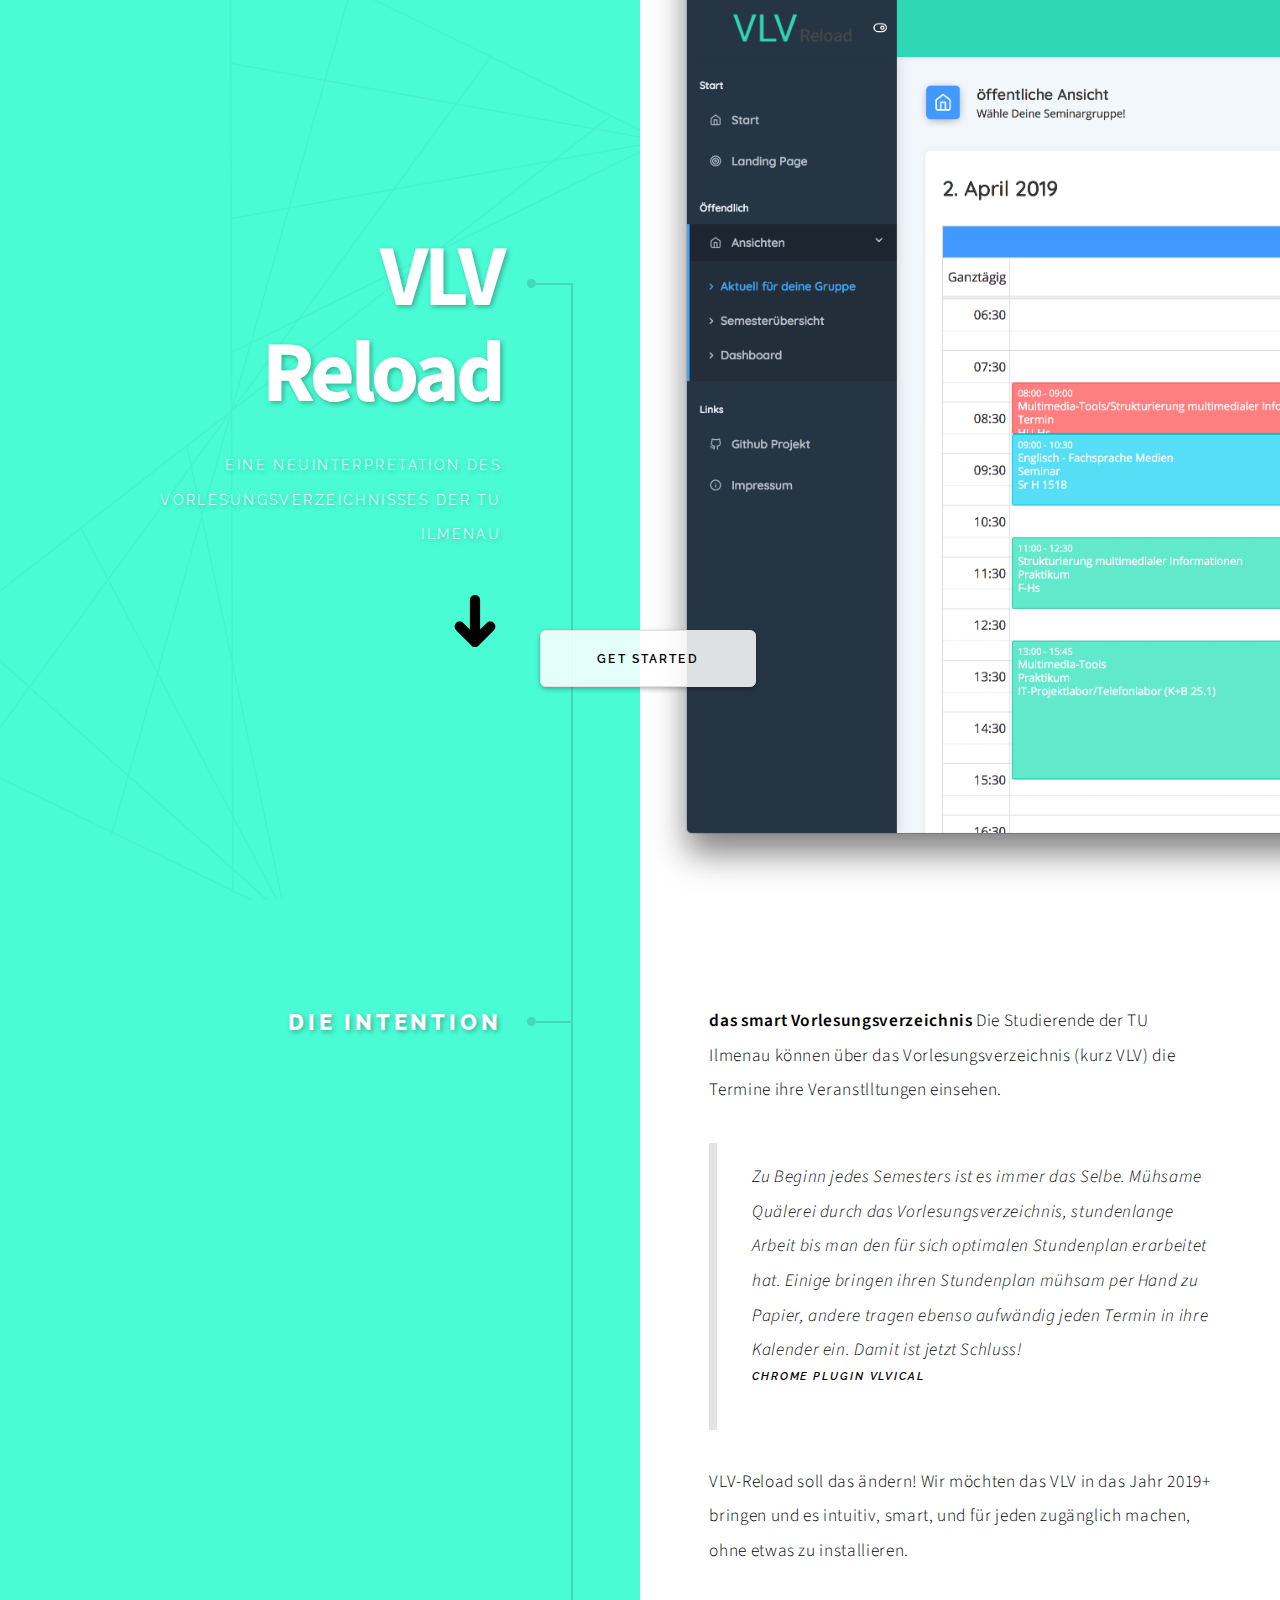
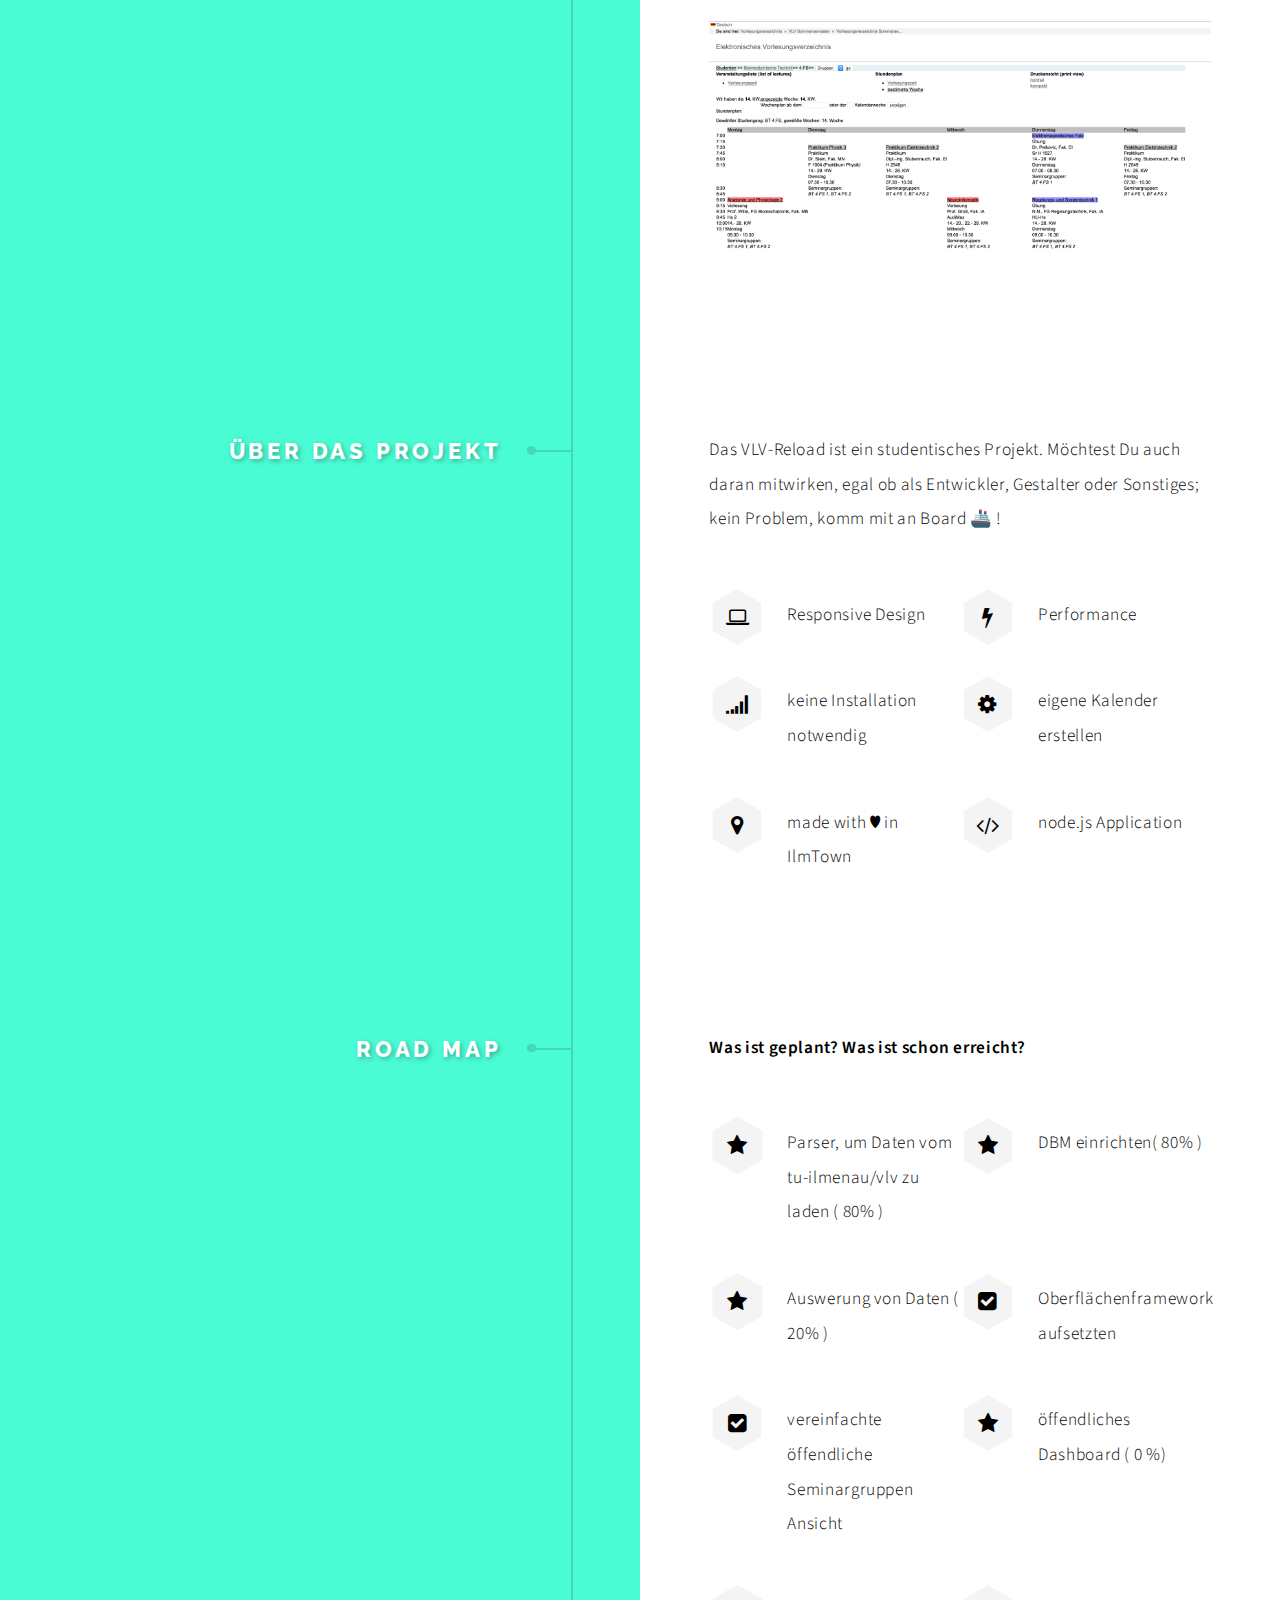
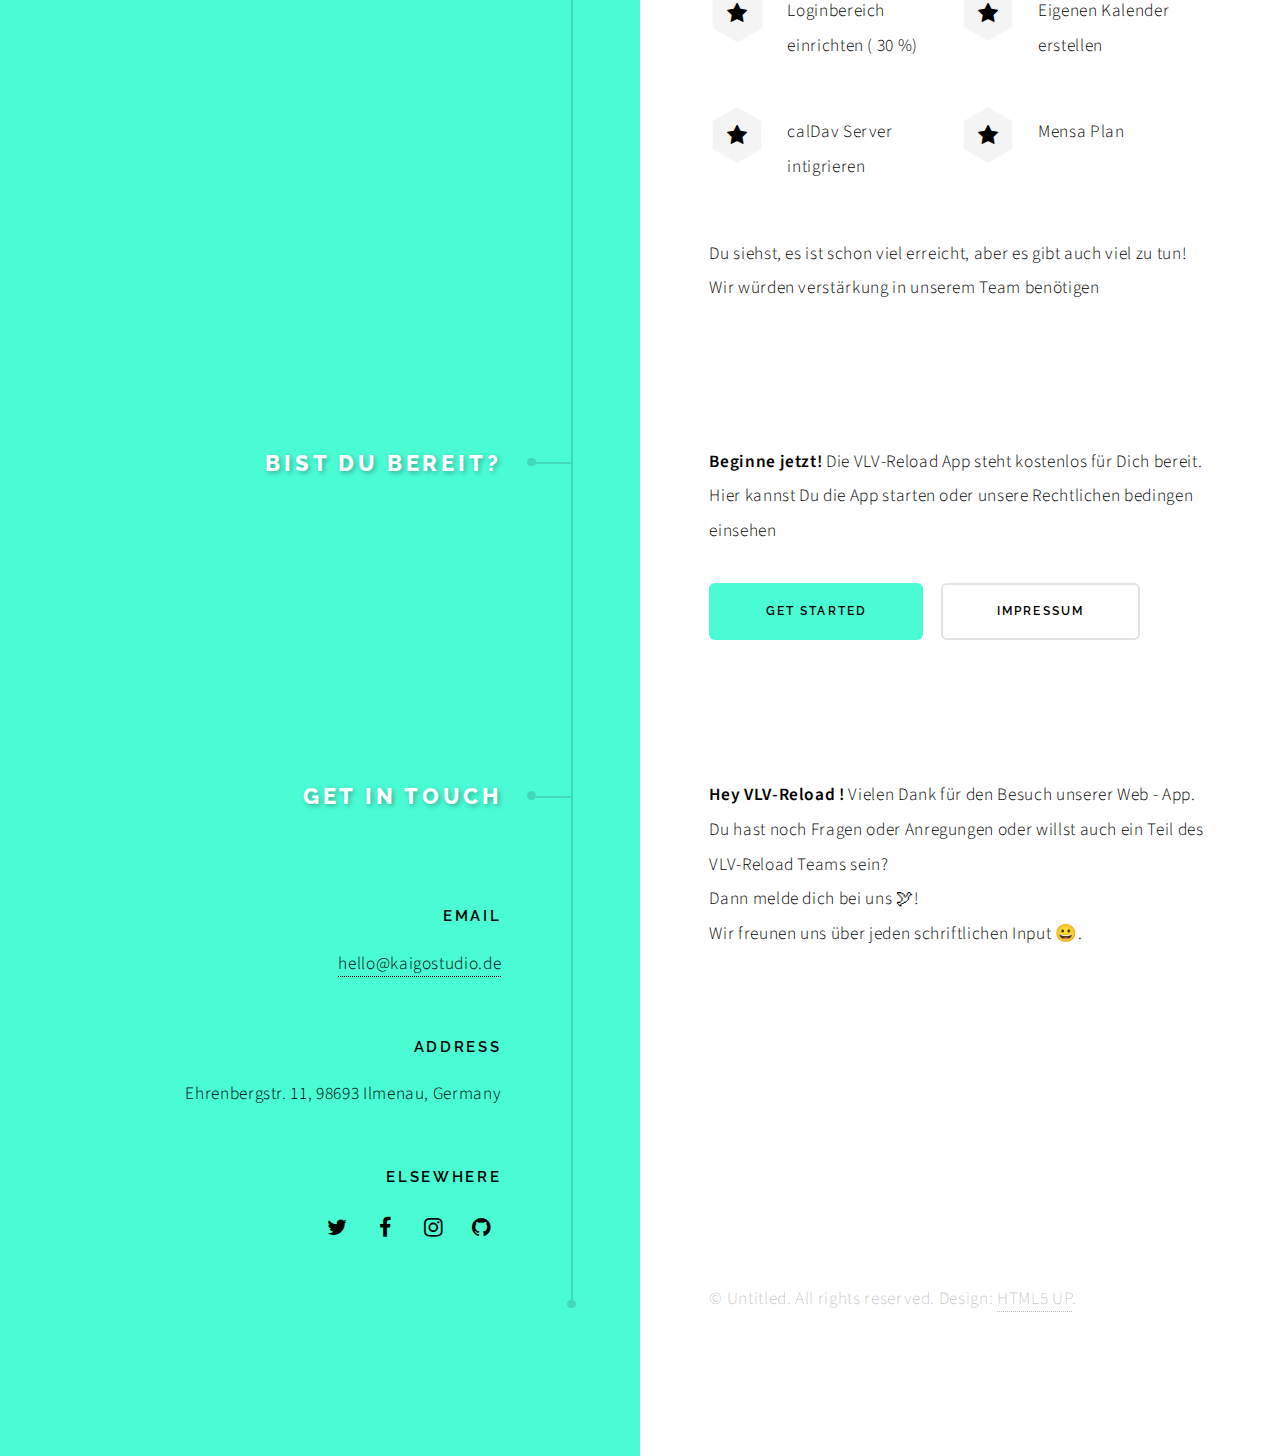
<file: public/index.html>
<!DOCTYPE HTML>
<!--
	Paradigm Shift by HTML5 UP
	html5up.net | @ajlkn
	Free for personal and commercial use under the CCA 3.0 license (html5up.net/license)
-->
<html>
	<head>
		<title>Willkommen bei VLV-Reload | Landing Page</title>
		<meta charset="utf-8" />
		<meta name="description" content="Willkommen bei VLV-Reload! Eine Neuinterpretation des Vorlesungsverzeichnisses der TU Ilmenau.ir möchten das VLV in das Jahr 2019+ bringen und es intuitiv, smart, und für jeden zugänglich machen, ohne etwas zu installieren.">
		<meta name="keywords" content="technische, Universität, Ilmenau Vorlesung, Vorlesungsverzeichnis, TU, TU Ilmenau, VLV, Kalender, app, vlv-reload, sport, fußball, auto, lernen, KI, Planer, Mercedes Benz, BMW, Audi, Buch, Lexikon">
		<meta name="author" content="Kai Gothe">
		<meta name="viewport" content="width=device-width, initial-scale=1, user-scalable=no" />
		<link rel="stylesheet" href="assets/css/main.css" />
		<script async src="//pagead2.googlesyndication.com/pagead/js/adsbygoogle.js"></script>
<script>
  (adsbygoogle = window.adsbygoogle || []).push({
    google_ad_client: "ca-pub-5976603369309814",
    enable_page_level_ads: true
  });
</script>
	</head>
	<body class="is-preload">

		<!-- Wrapper -->
			<div id="wrapper">

				<!-- Intro -->
					<section class="intro">
						<header>
							<h1>VLV Reload</h1>
							<p>Eine Neuinterpretation des Vorlesungsverzeichnisses der TU Ilmenau</p>
							<ul class="actions">
								<li><a href="#first" class="arrow scrolly"><span class="label">Next</span></a></li>
							</ul>
						</header>
						<div class="content">
							<span class="image fill" data-position="left">
								<img src="images/opener2.png" alt="">
							</span>
						</div>
					</section>

				<!-- Section -->
					<section id="first">
						<header>
							<h2>Die Intention</h2>
						</header>
						<div class="content">
							<p><strong>das smart Vorlesungsverzeichnis</strong> 
								Die Studierende der TU Ilmenau können über das Vorlesungsverzeichnis (kurz VLV) die Termine ihre Veranstlltungen einsehen. 
								<blockquote>Zu Beginn jedes Semesters ist es immer das Selbe. Mühsame Quälerei durch das Vorlesungsverzeichnis, stundenlange Arbeit bis man den für sich optimalen Stundenplan erarbeitet hat. Einige bringen ihren Stundenplan mühsam per Hand zu Papier, andere tragen ebenso aufwändig jeden Termin in ihre Kalender ein. Damit ist jetzt Schluss!<h6>chrome Plugin VLVical</h6></blockquote> 
							</p>
							<p>
								VLV-Reload soll das ändern! Wir möchten das VLV in das Jahr 2019+ bringen und es intuitiv, smart, und für jeden zugänglich machen, ohne etwas zu installieren.
							</p>
							<span class="image main"><img src="images/oldVLV.png" alt="Screenshot vom alten VLV" /></span>
						</div>
					</section>

				<!-- Section -->
					<section>
						<header>
							<h2>Über das Projekt</h2>
						</header>
						<div class="content">
							<p>Das VLV-Reload ist ein studentisches Projekt. Möchtest Du auch daran mitwirken, egal ob als Entwickler, Gestalter oder Sonstiges; kein Problem, komm mit an Board 🚢 ! </p>
							<ul class="feature-icons">
								<li class="icon fa-laptop">Responsive Design</li>
								<li class="icon fa-bolt">Performance</li>
								<li class="icon fa-signal">keine Installation notwendig</li>
								<li class="icon fa-gear">eigene Kalender erstellen</li>
								<li class="icon fa-map-marker">made with ♥︎ in IlmTown</li>
								<li class="icon fa-code">node.js Application</li>
							</ul>
							
						</div>
					</section>

				<!-- Section -->
					<section>
						<header>
							<h2>Road Map</h2>
						</header>
						<div class="content">
							<p><strong>Was ist geplant? Was ist schon erreicht?</strong>
								<ul class="feature-icons">
										<li class="icon fa-star">Parser, um Daten vom tu-ilmenau/vlv zu laden ( 80% )</li>
										<li class="icon fa-star">DBM einrichten( 80% )</li>
										<li class="icon fa-star">Auswerung von Daten ( 20% )</li>
										<li class="icon fa-check-square">Oberflächenframework aufsetzten</li>
										<li class="icon fa-check-square">vereinfachte öffendliche Seminargruppen Ansicht</li>
										<li class="icon fa-star">öffendliches Dashboard ( 0 %)</li>
										<li class="icon fa-star">Loginbereich einrichten ( 30 %)</li>
										<li class="icon fa-star">Eigenen Kalender erstellen</li>
										<li class="icon fa-star">calDav Server intigrieren</li>
										<li class="icon fa-star">Mensa Plan</li>
										
									</ul>
									<p>Du siehst, es ist schon viel erreicht, aber es gibt auch viel zu tun! Wir würden verstärkung in unserem Team benötigen</p>	
							</p>

							<!-- Section -->
								<!--<section>
									<header>
										<h3>Erat aliquam</h3>
										<p>Vehicula ultrices dolor amet ultricies et condimentum. Magna sed etiam consequat, et lorem adipiscing sed dolor sit amet, consectetur amet do eiusmod tempor incididunt  ipsum suspendisse ultrices gravida.</p>
									</header>
									<div class="content">
										<div class="gallery">
											<a href="images/gallery/fulls/01.jpg" class="landscape"><img src="images/gallery/thumbs/01.jpg" alt="" /></a>
											<a href="images/gallery/fulls/02.jpg"><img src="images/gallery/thumbs/02.jpg" alt="" /></a>
											<a href="images/gallery/fulls/03.jpg"><img src="images/gallery/thumbs/03.jpg" alt="" /></a>
											<a href="images/gallery/fulls/04.jpg" class="landscape"><img src="images/gallery/thumbs/04.jpg" alt="" /></a>
										</div>
									</div>
								</section>-->

							<!-- Section -->
								<!--<section>
									<header>
										<h3>Nisl consequat</h3>
										<p>Aenean ornare velit lacus, ac varius enim ullamcorper eu. Proin aliquam sed facilisis ante interdum congue. Integer mollis, nisl amet convallis, porttitor magna ullamcorper, amet mauris. Ut magna finibus nisi nec lacinia ipsum maximus.</p>
									</header>
									<div class="content">
										<div class="gallery">
											<a href="images/gallery/fulls/05.jpg" class="landscape"><img src="images/gallery/thumbs/05.jpg" alt="" /></a>
											<a href="images/gallery/fulls/06.jpg"><img src="images/gallery/thumbs/06.jpg" alt="" /></a>
											<a href="images/gallery/fulls/07.jpg"><img src="images/gallery/thumbs/07.jpg" alt="" /></a>
										</div>
									</div>
								</section>-->

							<!-- Section -->
								<!-- <section>
									<header>
										<h3>Lorem gravida</h3>
										<p>Proin aliquam facilisis ante interdum. Sed nulla amet lorem feugiat tempus aenean ornare velit lacus, ac varius sed enim lorem ullamcorper dolore.  ac varius enim lorem ullamcorper dolore. Proin aliquam facilisis.</p>
									</header>
									<div class="content">
										<div class="gallery">
											<a href="images/gallery/fulls/08.jpg" class="portrait"><img src="images/gallery/thumbs/08.jpg" alt="" /></a>
											<a href="images/gallery/fulls/09.jpg" class="portrait"><img src="images/gallery/thumbs/09.jpg" alt="" /></a>
											<a href="images/gallery/fulls/10.jpg" class="landscape"><img src="images/gallery/thumbs/10.jpg" alt="" /></a>
										</div>
									</div>
								</section> -->

						</div>
					</section>

				<!-- Section -->
					<section>
						<header>
							<h2>Bist Du bereit?</h2>
						</header>
						<div class="content">
							<p><strong>Beginne jetzt!</strong> 
								Die VLV-Reload App steht kostenlos für Dich bereit. Hier kannst Du die App starten oder unsere Rechtlichen bedingen einsehen
							</p>
							<ul class="actions">
								<li><a href="http://app.vlv-reload.de" class="button primary large">Get Started</a></li>
								<li><a href="http://kaigostudio.de/impressum" class="button large">Impressum</a></li>
							</ul>
						</div>
					</section>

				<!-- Elements -->
				<!--
					<section>
						<header>
							<h2>Elements</h2>
						</header>
						<div class="content">

							<section>
								<header>
									<h3>Text</h3>
								</header>
								<div class="content">
									<p>This is <b>bold</b> and this is <strong>strong</strong>. This is <i>italic</i> and this is <em>emphasized</em>.
									This is <sup>superscript</sup> text and this is <sub>subscript</sub> text.
									This is <u>underlined</u> and this is code: <code>for (;;) { ... }</code>. Finally, <a href="#">this is a link</a>.</p>
									<hr />
									<h2>Heading Level 2</h2>
									<h3>Heading Level 3</h3>
									<h4>Heading Level 4</h4>
									<h5>Heading Level 5</h5>
									<hr />
									<h5>Blockquote</h5>
									<blockquote>Fringilla nisl. Donec accumsan interdum nisi, quis tincidunt felis sagittis eget tempus euismod. Vestibulum ante ipsum primis in faucibus vestibulum. Blandit adipiscing eu felis iaculis volutpat ac adipiscing accumsan faucibus. Vestibulum ante ipsum primis in faucibus lorem ipsum dolor sit amet nullam adipiscing eu felis.</blockquote>
									<h5>Preformatted</h5>
									<pre><code>i = 0;

while (!deck.isInOrder()) {
  print 'Iteration ' + i;
  deck.shuffle();
  i++;
}

print 'Sorted in ' + i + ' iterations.';</code></pre>
								</div>
							</section>

							<section>
								<header>
									<h3>Lists</h3>
								</header>
								<div class="content">

									<h4>Unordered</h4>
									<ul>
										<li>Dolor pulvinar etiam.</li>
										<li>Sagittis adipiscing.</li>
										<li>Felis enim feugiat.</li>
									</ul>

									<h4>Alternate</h4>
									<ul class="alt">
										<li>Dolor pulvinar etiam.</li>
										<li>Sagittis adipiscing.</li>
										<li>Felis enim feugiat.</li>
									</ul>

									<h4>Ordered</h4>
									<ol>
										<li>Dolor pulvinar etiam.</li>
										<li>Etiam vel felis viverra.</li>
										<li>Felis enim feugiat.</li>
										<li>Dolor pulvinar etiam.</li>
										<li>Etiam vel felis lorem.</li>
										<li>Felis enim et feugiat.</li>
									</ol>
									<h4>Icons</h4>
									<ul class="icons">
										<li><a href="#" class="icon fa-twitter"><span class="label">Twitter</span></a></li>
										<li><a href="#" class="icon fa-facebook"><span class="label">Facebook</span></a></li>
										<li><a href="#" class="icon fa-instagram"><span class="label">Instagram</span></a></li>
										<li><a href="#" class="icon fa-github"><span class="label">Github</span></a></li>
									</ul>

									<h4>Actions</h4>
									<ul class="actions">
										<li><a href="#" class="button primary">Default</a></li>
										<li><a href="#" class="button">Default</a></li>
									</ul>
									<ul class="actions stacked">
										<li><a href="#" class="button primary">Default</a></li>
										<li><a href="#" class="button">Default</a></li>
									</ul>
								</div>
							</section>

							<section>
								<header>
									<h3>Table</h3>
								</header>
								<div class="content">
									<h4>Default</h4>
									<div class="table-wrapper">
										<table>
											<thead>
												<tr>
													<th>Name</th>
													<th>Description</th>
													<th>Price</th>
												</tr>
											</thead>
											<tbody>
												<tr>
													<td>Item One</td>
													<td>Ante turpis integer aliquet porttitor.</td>
													<td>29.99</td>
												</tr>
												<tr>
													<td>Item Two</td>
													<td>Vis ac commodo adipiscing arcu aliquet.</td>
													<td>19.99</td>
												</tr>
												<tr>
													<td>Item Three</td>
													<td> Morbi faucibus arcu accumsan lorem.</td>
													<td>29.99</td>
												</tr>
												<tr>
													<td>Item Four</td>
													<td>Vitae integer tempus condimentum.</td>
													<td>19.99</td>
												</tr>
												<tr>
													<td>Item Five</td>
													<td>Ante turpis integer aliquet porttitor.</td>
													<td>29.99</td>
												</tr>
											</tbody>
											<tfoot>
												<tr>
													<td colspan="2"></td>
													<td>100.00</td>
												</tr>
											</tfoot>
										</table>
									</div>

									<h4>Alternate</h4>
									<div class="table-wrapper">
										<table class="alt">
											<thead>
												<tr>
													<th>Name</th>
													<th>Description</th>
													<th>Price</th>
												</tr>
											</thead>
											<tbody>
												<tr>
													<td>Item One</td>
													<td>Ante turpis integer aliquet porttitor.</td>
													<td>29.99</td>
												</tr>
												<tr>
													<td>Item Two</td>
													<td>Vis ac commodo adipiscing arcu aliquet.</td>
													<td>19.99</td>
												</tr>
												<tr>
													<td>Item Three</td>
													<td> Morbi faucibus arcu accumsan lorem.</td>
													<td>29.99</td>
												</tr>
												<tr>
													<td>Item Four</td>
													<td>Vitae integer tempus condimentum.</td>
													<td>19.99</td>
												</tr>
												<tr>
													<td>Item Five</td>
													<td>Ante turpis integer aliquet porttitor.</td>
													<td>29.99</td>
												</tr>
											</tbody>
											<tfoot>
												<tr>
													<td colspan="2"></td>
													<td>100.00</td>
												</tr>
											</tfoot>
										</table>
									</div>
								</div>
							</section>

							<section>
								<header>
									<h3>Buttons</h3>
								</header>
								<div class="content">
									<ul class="actions">
										<li><a href="#" class="button primary">Primary</a></li>
										<li><a href="#" class="button">Default</a></li>
									</ul>
									<ul class="actions">
										<li><a href="#" class="button large">Large</a></li>
										<li><a href="#" class="button">Default</a></li>
										<li><a href="#" class="button small">Small</a></li>
									</ul>
									<ul class="actions">
										<li><a href="#" class="button primary icon fa-download">Icon</a></li>
										<li><a href="#" class="button icon fa-download">Icon</a></li>
									</ul>
									<ul class="actions">
										<li><span class="button primary disabled">Disabled</span></li>
										<li><span class="button disabled">Disabled</span></li>
									</ul>
								</div>
							</section>

							<section>
								<header>
									<h3>Form</h3>
								</header>
								<div class="content">
									<form method="post" action="#">
										<div class="fields">
											<div class="field half">
												<label for="demo-name">Name</label>
												<input type="text" name="demo-name" id="demo-name" value="" placeholder="Jane Doe" />
											</div>
											<div class="field half">
												<label for="demo-email">Email</label>
												<input type="email" name="demo-email" id="demo-email" value="" placeholder="jane@untitled.tld" />
											</div>
											<div class="field">
												<label for="demo-category">Category</label>
												<select name="demo-category" id="demo-category">
													<option value="">-</option>
													<option value="1">Manufacturing</option>
													<option value="1">Shipping</option>
													<option value="1">Administration</option>
													<option value="1">Human Resources</option>
												</select>
											</div>
											<div class="field half">
												<input type="radio" id="demo-priority-low" name="demo-priority" checked>
												<label for="demo-priority-low">Low</label>
											</div>
											<div class="field half">
												<input type="radio" id="demo-priority-high" name="demo-priority">
												<label for="demo-priority-high">High</label>
											</div>
											<div class="field half">
												<input type="checkbox" id="demo-copy" name="demo-copy">
												<label for="demo-copy">Email me a copy</label>
											</div>
											<div class="field half">
												<input type="checkbox" id="demo-human" name="demo-human" checked>
												<label for="demo-human">Not a robot</label>
											</div>
											<div class="field">
												<label for="demo-message">Message</label>
												<textarea name="demo-message" id="demo-message" placeholder="Enter your message" rows="6"></textarea>
											</div>
										</div>
										<ul class="actions">
											<li><input type="submit" value="Send Message" class="primary" /></li>
											<li><input type="reset" value="Reset" /></li>
										</ul>
									</form>
								</div>
							</section>

						</div>
					</section>
				-->

				<!-- Section -->
					<section>
						<header>
							<h2>Get in touch</h2>
						</header>
						<div class="content">
							<p><strong>Hey VLV-Reload !</strong> 
								Vielen Dank für den Besuch unserer Web - App. 
								Du hast noch Fragen oder Anregungen oder willst auch ein Teil des VLV-Reload Teams sein? 
								<br>Dann melde dich bei uns 🕊!
								<br>Wir freunen uns über jeden schriftlichen Input 😀.
							</p>
							
						</div>
						<footer>
							<ul class="items">
								<li>
									<h3>Email</h3>
									<a href="#">hello@kaigostudio.de</a>
								</li>
								<li>
									<h3>Address</h3>
									<span>Ehrenbergstr. 11, 98693 Ilmenau, Germany</span>
								</li>
								<li>
									<h3>Elsewhere</h3>
									<ul class="icons">
										<li><a href="https://twitter.com/KaiGo_studio" class="icon fa-twitter"><span class="label">Twitter</span></a></li>
										<li><a href="https://www.facebook.com/kaigostudio/" class="icon fa-facebook"><span class="label">Facebook</span></a></li>
										<li><a href="https://www.instagram.com/kaigostudio/" class="icon fa-instagram"><span class="label">Instagram</span></a></li>
										<li><a href="https://github.com/TUIlmenauCode/" class="icon fa-github"><span class="label">GitHub</span></a></li>
									</ul>
								</li>
							</ul>
						</footer>
					</section>

				<!-- Copyright -->
					<div class="copyright">&copy; Untitled. All rights reserved. Design: <a href="https://html5up.net">HTML5 UP</a>.</div>

			</div>

		<!-- Scripts -->
			<script src="assets/js/jquery.min.js"></script>
			<script src="assets/js/jquery.scrolly.min.js"></script>
			<script src="assets/js/browser.min.js"></script>
			<script src="assets/js/breakpoints.min.js"></script>
			<script src="assets/js/util.js"></script>
			<script src="assets/js/main.js"></script>

			<a href="http://app.vlv-reload.de" id="gate" class="button large">Get Started</a>
	</body>
</html>
</file>
<file: public/assets/css/main.css>
@import url(font-awesome.min.css);
@import url("https://fonts.googleapis.com/css?family=Source+Sans+Pro:300,600,700,300i,600i,700i|Raleway:600,800");

/*
	Paradigm Shift by HTML5 UP
	html5up.net | @ajlkn
	Free for personal and commercial use under the CCA 3.0 license (html5up.net/license)
*/

html, body, div, span, applet, object,
iframe, h1, h2, h3, h4, h5, h6, p, blockquote,
pre, a, abbr, acronym, address, big, cite,
code, del, dfn, em, img, ins, kbd, q, s, samp,
small, strike, strong, sub, sup, tt, var, b,
u, i, center, dl, dt, dd, ol, ul, li, fieldset,
form, label, legend, table, caption, tbody,
tfoot, thead, tr, th, td, article, aside,
canvas, details, embed, figure, figcaption,
footer, header, hgroup, menu, nav, output, ruby,
section, summary, time, mark, audio, video {
	margin: 0;
	padding: 0;
	border: 0;
	font-size: 100%;
	font: inherit;
	vertical-align: baseline;}

article, aside, details, figcaption, figure,
footer, header, hgroup, menu, nav, section {
	display: block;}

body {
	line-height: 1;
}

ol, ul {
	list-style: none;
}

blockquote, q {
	quotes: none;
}

	blockquote:before, blockquote:after, q:before, q:after {
		content: '';
		content: none;
	}

table {
	border-collapse: collapse;
	border-spacing: 0;
}

body {
	-webkit-text-size-adjust: none;
}

mark {
	background-color: transparent;
	color: inherit;
}

input::-moz-focus-inner {
	border: 0;
	padding: 0;
}

input, select, textarea {
	-moz-appearance: none;
	-webkit-appearance: none;
	-ms-appearance: none;
	appearance: none;
}

/* Basic */

	@-ms-viewport {
		width: device-width;
	}

	body {
		-ms-overflow-style: scrollbar;
	}

	@media screen and (max-width: 480px) {

		html, body {
			min-width: 320px;
		}

	}

	html {
		box-sizing: border-box;
	}

	*, *:before, *:after {
		box-sizing: inherit;
	}

	html {
		overflow-x: hidden;
	}

	body {
		background: #ffffff;
		overflow-x: hidden;
	}

		body.is-preload *, body.is-preload *:before, body.is-preload *:after {
			-moz-animation: none !important;
			-webkit-animation: none !important;
			-ms-animation: none !important;
			animation: none !important;
			-moz-transition: none !important;
			-webkit-transition: none !important;
			-ms-transition: none !important;
			transition: none !important;
		}

/* Typography */

	html {
		font-size: 18pt;
	}

		@media screen and (max-width: 1920px) {

			html {
				font-size: 13pt;
			}

		}

		@media screen and (max-width: 1152px) {

			html {
				font-size: 14pt;
			}

		}

		@media screen and (max-width: 736px) {

			html {
				font-size: 12pt;
			}

		}

		@media screen and (max-width: 480px) {

			html {
				font-size: 11pt;
			}

		}

	body {
		background-color: #ffffff;
		color: #000000;
	}

	body, input, select, textarea {
		color: #000000;
		font-family: "Source Sans Pro", Helvetica, sans-serif;
		font-size: 1rem;
		font-weight: 300;
		letter-spacing: 0.0375em;
		line-height: 2;
	}

	a {
		-moz-transition: border-bottom-color 0.25s ease-in-out;
		-webkit-transition: border-bottom-color 0.25s ease-in-out;
		-ms-transition: border-bottom-color 0.25s ease-in-out;
		transition: border-bottom-color 0.25s ease-in-out;
		text-decoration: none;
		color: #000000;
		border-bottom: dotted 1px;
	}

		a:hover {
			text-decoration: none;
			border-bottom-color: transparent;
		}

	strong, b {
		font-weight: 600;
		color: #000000;
	}

	em, i {
		font-style: italic;
	}

	p {
		margin: 0 0 2rem 0;
	}

	h1, h2, h3, h4, h5, h6 {
		color: #000000;
		font-family: "Raleway", Helvetica, sans-serif;
		font-weight: 600;
		letter-spacing: 0.175em;
		line-height: 1.75;
		margin: 0 0 1.5rem 0;
		text-transform: uppercase;
	}

		h1 a, h2 a, h3 a, h4 a, h5 a, h6 a {
			color: inherit;
			text-decoration: none;
		}

	h1 {
		font-family: "Source Sans Pro", Helvetica, sans-serif;
		font-size: 5rem;
		font-weight: 700;
		letter-spacing: -0.05em;
		line-height: 1.1;
		margin: 0 0 1.5rem 0;
		text-transform: none;
	}

	h2 {
		font-size: 1.25rem;
		font-weight: 800;
		margin: 0 0 2rem 0;
	}

	h3 {
		font-size: 0.875rem;
	}

	h4 {
		font-size: 0.875rem;
	}

	h5 {
		font-size: 0.75rem;
	}

	h6 {
		font-size: 0.625rem;
	}

	@media screen and (max-width: 736px) {

		h1 {
			font-size: 4.5rem;
			line-height: 1.1;
		}

		h2 {
			font-size: 1.25rem;
			line-height: 1.7;
		}

		h3 {
			font-size: 0.9rem;
		}

		h4 {
			font-size: 0.75rem;
		}

		h5 {
			font-size: 0.675rem;
		}

	}

	@media screen and (max-width: 360px) {

		h1 {
			font-size: 3.75rem;
		}

		h2 {
			font-size: 1.125rem;
		}

		h3 {
			font-size: 0.8rem;
		}

		h4 {
			font-size: 0.675rem;
		}

		h5 {
			font-size: 0.675rem;
		}

	}

	sub {
		font-size: 0.8rem;
		position: relative;
		top: 0.5rem;
	}

	sup {
		font-size: 0.8rem;
		position: relative;
		top: -0.5rem;
	}

	blockquote {
		border-left: solid 0.5rem rgba(144, 144, 144, 0.25);
		font-style: italic;
		margin: 0 0 2rem 0;
		padding: 1rem 0 1rem 2rem;
	}

	code {
		background: rgba(144, 144, 144, 0.1);
		border-radius: 0.325rem;
		font-family: "Courier New", monospace;
		font-size: 0.9rem;
		margin: 0 0.25rem;
		padding: 0.25rem 0.65rem;
	}

	pre {
		-webkit-overflow-scrolling: touch;
		font-family: "Courier New", monospace;
		font-size: 0.9rem;
		margin: 0 0 2rem 0;
		width: 100%;
	}

		pre code {
			display: block;
			line-height: 1.75;
			padding: 1rem 1.5rem;
			overflow-x: auto;
		}

	hr {
		border: 0;
		border-bottom: solid 2px rgba(144, 144, 144, 0.25);
		margin: 3rem 0;
	}

		hr.major {
			margin: 5rem 0;
		}

		@media screen and (max-width: 736px) {

			hr.major {
				margin: 3rem 0;
			}

		}

/* Row */

	.row {
		display: flex;
		flex-wrap: wrap;
		box-sizing: border-box;
		align-items: stretch;
	}

		.row > * {
			box-sizing: border-box;
		}

		.row.gtr-uniform > * > :last-child {
			margin-bottom: 0;
		}

		.row.aln-left {
			justify-content: flex-start;
		}

		.row.aln-center {
			justify-content: center;
		}

		.row.aln-right {
			justify-content: flex-end;
		}

		.row.aln-top {
			align-items: flex-start;
		}

		.row.aln-middle {
			align-items: center;
		}

		.row.aln-bottom {
			align-items: flex-end;
		}

		.row > .imp {
			order: -1;
		}

		.row > .col-1 {
			width: 8.3333333333%;
		}

		.row > .off-1 {
			margin-left: 8.3333333333%;
		}

		.row > .col-2 {
			width: 16.6666666667%;
		}

		.row > .off-2 {
			margin-left: 16.6666666667%;
		}

		.row > .col-3 {
			width: 25%;
		}

		.row > .off-3 {
			margin-left: 25%;
		}

		.row > .col-4 {
			width: 33.3333333333%;
		}

		.row > .off-4 {
			margin-left: 33.3333333333%;
		}

		.row > .col-5 {
			width: 41.6666666667%;
		}

		.row > .off-5 {
			margin-left: 41.6666666667%;
		}

		.row > .col-6 {
			width: 50%;
		}

		.row > .off-6 {
			margin-left: 50%;
		}

		.row > .col-7 {
			width: 58.3333333333%;
		}

		.row > .off-7 {
			margin-left: 58.3333333333%;
		}

		.row > .col-8 {
			width: 66.6666666667%;
		}

		.row > .off-8 {
			margin-left: 66.6666666667%;
		}

		.row > .col-9 {
			width: 75%;
		}

		.row > .off-9 {
			margin-left: 75%;
		}

		.row > .col-10 {
			width: 83.3333333333%;
		}

		.row > .off-10 {
			margin-left: 83.3333333333%;
		}

		.row > .col-11 {
			width: 91.6666666667%;
		}

		.row > .off-11 {
			margin-left: 91.6666666667%;
		}

		.row > .col-12 {
			width: 100%;
		}

		.row > .off-12 {
			margin-left: 100%;
		}

		.row.gtr-0 {
			margin-top: 0;
			margin-left: 0rem;
		}

			.row.gtr-0 > * {
				padding: 0 0 0 0rem;
			}

			.row.gtr-0.gtr-uniform {
				margin-top: 0rem;
			}

				.row.gtr-0.gtr-uniform > * {
					padding-top: 0rem;
				}

		.row.gtr-25 {
			margin-top: 0;
			margin-left: -0.5rem;
		}

			.row.gtr-25 > * {
				padding: 0 0 0 0.5rem;
			}

			.row.gtr-25.gtr-uniform {
				margin-top: -0.5rem;
			}

				.row.gtr-25.gtr-uniform > * {
					padding-top: 0.5rem;
				}

		.row.gtr-50 {
			margin-top: 0;
			margin-left: -1rem;
		}

			.row.gtr-50 > * {
				padding: 0 0 0 1rem;
			}

			.row.gtr-50.gtr-uniform {
				margin-top: -1rem;
			}

				.row.gtr-50.gtr-uniform > * {
					padding-top: 1rem;
				}

		.row {
			margin-top: 0;
			margin-left: -2rem;
		}

			.row > * {
				padding: 0 0 0 2rem;
			}

			.row.gtr-uniform {
				margin-top: -2rem;
			}

				.row.gtr-uniform > * {
					padding-top: 2rem;
				}

		.row.gtr-150 {
			margin-top: 0;
			margin-left: -3rem;
		}

			.row.gtr-150 > * {
				padding: 0 0 0 3rem;
			}

			.row.gtr-150.gtr-uniform {
				margin-top: -3rem;
			}

				.row.gtr-150.gtr-uniform > * {
					padding-top: 3rem;
				}

		.row.gtr-200 {
			margin-top: 0;
			margin-left: -4rem;
		}

			.row.gtr-200 > * {
				padding: 0 0 0 4rem;
			}

			.row.gtr-200.gtr-uniform {
				margin-top: -4rem;
			}

				.row.gtr-200.gtr-uniform > * {
					padding-top: 4rem;
				}

		@media screen and (max-width: 1920px) {

			.row {
				display: flex;
				flex-wrap: wrap;
				box-sizing: border-box;
				align-items: stretch;
			}

				.row > * {
					box-sizing: border-box;
				}

				.row.gtr-uniform > * > :last-child {
					margin-bottom: 0;
				}

				.row.aln-left {
					justify-content: flex-start;
				}

				.row.aln-center {
					justify-content: center;
				}

				.row.aln-right {
					justify-content: flex-end;
				}

				.row.aln-top {
					align-items: flex-start;
				}

				.row.aln-middle {
					align-items: center;
				}

				.row.aln-bottom {
					align-items: flex-end;
				}

				.row > .imp-xlarge {
					order: -1;
				}

				.row > .col-1-xlarge {
					width: 8.3333333333%;
				}

				.row > .off-1-xlarge {
					margin-left: 8.3333333333%;
				}

				.row > .col-2-xlarge {
					width: 16.6666666667%;
				}

				.row > .off-2-xlarge {
					margin-left: 16.6666666667%;
				}

				.row > .col-3-xlarge {
					width: 25%;
				}

				.row > .off-3-xlarge {
					margin-left: 25%;
				}

				.row > .col-4-xlarge {
					width: 33.3333333333%;
				}

				.row > .off-4-xlarge {
					margin-left: 33.3333333333%;
				}

				.row > .col-5-xlarge {
					width: 41.6666666667%;
				}

				.row > .off-5-xlarge {
					margin-left: 41.6666666667%;
				}

				.row > .col-6-xlarge {
					width: 50%;
				}

				.row > .off-6-xlarge {
					margin-left: 50%;
				}

				.row > .col-7-xlarge {
					width: 58.3333333333%;
				}

				.row > .off-7-xlarge {
					margin-left: 58.3333333333%;
				}

				.row > .col-8-xlarge {
					width: 66.6666666667%;
				}

				.row > .off-8-xlarge {
					margin-left: 66.6666666667%;
				}

				.row > .col-9-xlarge {
					width: 75%;
				}

				.row > .off-9-xlarge {
					margin-left: 75%;
				}

				.row > .col-10-xlarge {
					width: 83.3333333333%;
				}

				.row > .off-10-xlarge {
					margin-left: 83.3333333333%;
				}

				.row > .col-11-xlarge {
					width: 91.6666666667%;
				}

				.row > .off-11-xlarge {
					margin-left: 91.6666666667%;
				}

				.row > .col-12-xlarge {
					width: 100%;
				}

				.row > .off-12-xlarge {
					margin-left: 100%;
				}

				.row.gtr-0 {
					margin-top: 0;
					margin-left: 0rem;
				}

					.row.gtr-0 > * {
						padding: 0 0 0 0rem;
					}

					.row.gtr-0.gtr-uniform {
						margin-top: 0rem;
					}

						.row.gtr-0.gtr-uniform > * {
							padding-top: 0rem;
						}

				.row.gtr-25 {
					margin-top: 0;
					margin-left: -0.5rem;
				}

					.row.gtr-25 > * {
						padding: 0 0 0 0.5rem;
					}

					.row.gtr-25.gtr-uniform {
						margin-top: -0.5rem;
					}

						.row.gtr-25.gtr-uniform > * {
							padding-top: 0.5rem;
						}

				.row.gtr-50 {
					margin-top: 0;
					margin-left: -1rem;
				}

					.row.gtr-50 > * {
						padding: 0 0 0 1rem;
					}

					.row.gtr-50.gtr-uniform {
						margin-top: -1rem;
					}

						.row.gtr-50.gtr-uniform > * {
							padding-top: 1rem;
						}

				.row {
					margin-top: 0;
					margin-left: -2rem;
				}

					.row > * {
						padding: 0 0 0 2rem;
					}

					.row.gtr-uniform {
						margin-top: -2rem;
					}

						.row.gtr-uniform > * {
							padding-top: 2rem;
						}

				.row.gtr-150 {
					margin-top: 0;
					margin-left: -3rem;
				}

					.row.gtr-150 > * {
						padding: 0 0 0 3rem;
					}

					.row.gtr-150.gtr-uniform {
						margin-top: -3rem;
					}

						.row.gtr-150.gtr-uniform > * {
							padding-top: 3rem;
						}

				.row.gtr-200 {
					margin-top: 0;
					margin-left: -4rem;
				}

					.row.gtr-200 > * {
						padding: 0 0 0 4rem;
					}

					.row.gtr-200.gtr-uniform {
						margin-top: -4rem;
					}

						.row.gtr-200.gtr-uniform > * {
							padding-top: 4rem;
						}

		}

		@media screen and (max-width: 1280px) {

			.row {
				display: flex;
				flex-wrap: wrap;
				box-sizing: border-box;
				align-items: stretch;
			}

				.row > * {
					box-sizing: border-box;
				}

				.row.gtr-uniform > * > :last-child {
					margin-bottom: 0;
				}

				.row.aln-left {
					justify-content: flex-start;
				}

				.row.aln-center {
					justify-content: center;
				}

				.row.aln-right {
					justify-content: flex-end;
				}

				.row.aln-top {
					align-items: flex-start;
				}

				.row.aln-middle {
					align-items: center;
				}

				.row.aln-bottom {
					align-items: flex-end;
				}

				.row > .imp-large {
					order: -1;
				}

				.row > .col-1-large {
					width: 8.3333333333%;
				}

				.row > .off-1-large {
					margin-left: 8.3333333333%;
				}

				.row > .col-2-large {
					width: 16.6666666667%;
				}

				.row > .off-2-large {
					margin-left: 16.6666666667%;
				}

				.row > .col-3-large {
					width: 25%;
				}

				.row > .off-3-large {
					margin-left: 25%;
				}

				.row > .col-4-large {
					width: 33.3333333333%;
				}

				.row > .off-4-large {
					margin-left: 33.3333333333%;
				}

				.row > .col-5-large {
					width: 41.6666666667%;
				}

				.row > .off-5-large {
					margin-left: 41.6666666667%;
				}

				.row > .col-6-large {
					width: 50%;
				}

				.row > .off-6-large {
					margin-left: 50%;
				}

				.row > .col-7-large {
					width: 58.3333333333%;
				}

				.row > .off-7-large {
					margin-left: 58.3333333333%;
				}

				.row > .col-8-large {
					width: 66.6666666667%;
				}

				.row > .off-8-large {
					margin-left: 66.6666666667%;
				}

				.row > .col-9-large {
					width: 75%;
				}

				.row > .off-9-large {
					margin-left: 75%;
				}

				.row > .col-10-large {
					width: 83.3333333333%;
				}

				.row > .off-10-large {
					margin-left: 83.3333333333%;
				}

				.row > .col-11-large {
					width: 91.6666666667%;
				}

				.row > .off-11-large {
					margin-left: 91.6666666667%;
				}

				.row > .col-12-large {
					width: 100%;
				}

				.row > .off-12-large {
					margin-left: 100%;
				}

				.row.gtr-0 {
					margin-top: 0;
					margin-left: 0rem;
				}

					.row.gtr-0 > * {
						padding: 0 0 0 0rem;
					}

					.row.gtr-0.gtr-uniform {
						margin-top: 0rem;
					}

						.row.gtr-0.gtr-uniform > * {
							padding-top: 0rem;
						}

				.row.gtr-25 {
					margin-top: 0;
					margin-left: -0.375rem;
				}

					.row.gtr-25 > * {
						padding: 0 0 0 0.375rem;
					}

					.row.gtr-25.gtr-uniform {
						margin-top: -0.375rem;
					}

						.row.gtr-25.gtr-uniform > * {
							padding-top: 0.375rem;
						}

				.row.gtr-50 {
					margin-top: 0;
					margin-left: -0.75rem;
				}

					.row.gtr-50 > * {
						padding: 0 0 0 0.75rem;
					}

					.row.gtr-50.gtr-uniform {
						margin-top: -0.75rem;
					}

						.row.gtr-50.gtr-uniform > * {
							padding-top: 0.75rem;
						}

				.row {
					margin-top: 0;
					margin-left: -1.5rem;
				}

					.row > * {
						padding: 0 0 0 1.5rem;
					}

					.row.gtr-uniform {
						margin-top: -1.5rem;
					}

						.row.gtr-uniform > * {
							padding-top: 1.5rem;
						}

				.row.gtr-150 {
					margin-top: 0;
					margin-left: -2.25rem;
				}

					.row.gtr-150 > * {
						padding: 0 0 0 2.25rem;
					}

					.row.gtr-150.gtr-uniform {
						margin-top: -2.25rem;
					}

						.row.gtr-150.gtr-uniform > * {
							padding-top: 2.25rem;
						}

				.row.gtr-200 {
					margin-top: 0;
					margin-left: -3rem;
				}

					.row.gtr-200 > * {
						padding: 0 0 0 3rem;
					}

					.row.gtr-200.gtr-uniform {
						margin-top: -3rem;
					}

						.row.gtr-200.gtr-uniform > * {
							padding-top: 3rem;
						}

		}

		@media screen and (max-width: 1152px) {

			.row {
				display: flex;
				flex-wrap: wrap;
				box-sizing: border-box;
				align-items: stretch;
			}

				.row > * {
					box-sizing: border-box;
				}

				.row.gtr-uniform > * > :last-child {
					margin-bottom: 0;
				}

				.row.aln-left {
					justify-content: flex-start;
				}

				.row.aln-center {
					justify-content: center;
				}

				.row.aln-right {
					justify-content: flex-end;
				}

				.row.aln-top {
					align-items: flex-start;
				}

				.row.aln-middle {
					align-items: center;
				}

				.row.aln-bottom {
					align-items: flex-end;
				}

				.row > .imp-medium {
					order: -1;
				}

				.row > .col-1-medium {
					width: 8.3333333333%;
				}

				.row > .off-1-medium {
					margin-left: 8.3333333333%;
				}

				.row > .col-2-medium {
					width: 16.6666666667%;
				}

				.row > .off-2-medium {
					margin-left: 16.6666666667%;
				}

				.row > .col-3-medium {
					width: 25%;
				}

				.row > .off-3-medium {
					margin-left: 25%;
				}

				.row > .col-4-medium {
					width: 33.3333333333%;
				}

				.row > .off-4-medium {
					margin-left: 33.3333333333%;
				}

				.row > .col-5-medium {
					width: 41.6666666667%;
				}

				.row > .off-5-medium {
					margin-left: 41.6666666667%;
				}

				.row > .col-6-medium {
					width: 50%;
				}

				.row > .off-6-medium {
					margin-left: 50%;
				}

				.row > .col-7-medium {
					width: 58.3333333333%;
				}

				.row > .off-7-medium {
					margin-left: 58.3333333333%;
				}

				.row > .col-8-medium {
					width: 66.6666666667%;
				}

				.row > .off-8-medium {
					margin-left: 66.6666666667%;
				}

				.row > .col-9-medium {
					width: 75%;
				}

				.row > .off-9-medium {
					margin-left: 75%;
				}

				.row > .col-10-medium {
					width: 83.3333333333%;
				}

				.row > .off-10-medium {
					margin-left: 83.3333333333%;
				}

				.row > .col-11-medium {
					width: 91.6666666667%;
				}

				.row > .off-11-medium {
					margin-left: 91.6666666667%;
				}

				.row > .col-12-medium {
					width: 100%;
				}

				.row > .off-12-medium {
					margin-left: 100%;
				}

				.row.gtr-0 {
					margin-top: 0;
					margin-left: 0rem;
				}

					.row.gtr-0 > * {
						padding: 0 0 0 0rem;
					}

					.row.gtr-0.gtr-uniform {
						margin-top: 0rem;
					}

						.row.gtr-0.gtr-uniform > * {
							padding-top: 0rem;
						}

				.row.gtr-25 {
					margin-top: 0;
					margin-left: -0.375rem;
				}

					.row.gtr-25 > * {
						padding: 0 0 0 0.375rem;
					}

					.row.gtr-25.gtr-uniform {
						margin-top: -0.375rem;
					}

						.row.gtr-25.gtr-uniform > * {
							padding-top: 0.375rem;
						}

				.row.gtr-50 {
					margin-top: 0;
					margin-left: -0.75rem;
				}

					.row.gtr-50 > * {
						padding: 0 0 0 0.75rem;
					}

					.row.gtr-50.gtr-uniform {
						margin-top: -0.75rem;
					}

						.row.gtr-50.gtr-uniform > * {
							padding-top: 0.75rem;
						}

				.row {
					margin-top: 0;
					margin-left: -1.5rem;
				}

					.row > * {
						padding: 0 0 0 1.5rem;
					}

					.row.gtr-uniform {
						margin-top: -1.5rem;
					}

						.row.gtr-uniform > * {
							padding-top: 1.5rem;
						}

				.row.gtr-150 {
					margin-top: 0;
					margin-left: -2.25rem;
				}

					.row.gtr-150 > * {
						padding: 0 0 0 2.25rem;
					}

					.row.gtr-150.gtr-uniform {
						margin-top: -2.25rem;
					}

						.row.gtr-150.gtr-uniform > * {
							padding-top: 2.25rem;
						}

				.row.gtr-200 {
					margin-top: 0;
					margin-left: -3rem;
				}

					.row.gtr-200 > * {
						padding: 0 0 0 3rem;
					}

					.row.gtr-200.gtr-uniform {
						margin-top: -3rem;
					}

						.row.gtr-200.gtr-uniform > * {
							padding-top: 3rem;
						}

		}

		@media screen and (max-width: 736px) {

			.row {
				display: flex;
				flex-wrap: wrap;
				box-sizing: border-box;
				align-items: stretch;
			}

				.row > * {
					box-sizing: border-box;
				}

				.row.gtr-uniform > * > :last-child {
					margin-bottom: 0;
				}

				.row.aln-left {
					justify-content: flex-start;
				}

				.row.aln-center {
					justify-content: center;
				}

				.row.aln-right {
					justify-content: flex-end;
				}

				.row.aln-top {
					align-items: flex-start;
				}

				.row.aln-middle {
					align-items: center;
				}

				.row.aln-bottom {
					align-items: flex-end;
				}

				.row > .imp-small {
					order: -1;
				}

				.row > .col-1-small {
					width: 8.3333333333%;
				}

				.row > .off-1-small {
					margin-left: 8.3333333333%;
				}

				.row > .col-2-small {
					width: 16.6666666667%;
				}

				.row > .off-2-small {
					margin-left: 16.6666666667%;
				}

				.row > .col-3-small {
					width: 25%;
				}

				.row > .off-3-small {
					margin-left: 25%;
				}

				.row > .col-4-small {
					width: 33.3333333333%;
				}

				.row > .off-4-small {
					margin-left: 33.3333333333%;
				}

				.row > .col-5-small {
					width: 41.6666666667%;
				}

				.row > .off-5-small {
					margin-left: 41.6666666667%;
				}

				.row > .col-6-small {
					width: 50%;
				}

				.row > .off-6-small {
					margin-left: 50%;
				}

				.row > .col-7-small {
					width: 58.3333333333%;
				}

				.row > .off-7-small {
					margin-left: 58.3333333333%;
				}

				.row > .col-8-small {
					width: 66.6666666667%;
				}

				.row > .off-8-small {
					margin-left: 66.6666666667%;
				}

				.row > .col-9-small {
					width: 75%;
				}

				.row > .off-9-small {
					margin-left: 75%;
				}

				.row > .col-10-small {
					width: 83.3333333333%;
				}

				.row > .off-10-small {
					margin-left: 83.3333333333%;
				}

				.row > .col-11-small {
					width: 91.6666666667%;
				}

				.row > .off-11-small {
					margin-left: 91.6666666667%;
				}

				.row > .col-12-small {
					width: 100%;
				}

				.row > .off-12-small {
					margin-left: 100%;
				}

				.row.gtr-0 {
					margin-top: 0;
					margin-left: 0rem;
				}

					.row.gtr-0 > * {
						padding: 0 0 0 0rem;
					}

					.row.gtr-0.gtr-uniform {
						margin-top: 0rem;
					}

						.row.gtr-0.gtr-uniform > * {
							padding-top: 0rem;
						}

				.row.gtr-25 {
					margin-top: 0;
					margin-left: -0.3125rem;
				}

					.row.gtr-25 > * {
						padding: 0 0 0 0.3125rem;
					}

					.row.gtr-25.gtr-uniform {
						margin-top: -0.3125rem;
					}

						.row.gtr-25.gtr-uniform > * {
							padding-top: 0.3125rem;
						}

				.row.gtr-50 {
					margin-top: 0;
					margin-left: -0.625rem;
				}

					.row.gtr-50 > * {
						padding: 0 0 0 0.625rem;
					}

					.row.gtr-50.gtr-uniform {
						margin-top: -0.625rem;
					}

						.row.gtr-50.gtr-uniform > * {
							padding-top: 0.625rem;
						}

				.row {
					margin-top: 0;
					margin-left: -1.25rem;
				}

					.row > * {
						padding: 0 0 0 1.25rem;
					}

					.row.gtr-uniform {
						margin-top: -1.25rem;
					}

						.row.gtr-uniform > * {
							padding-top: 1.25rem;
						}

				.row.gtr-150 {
					margin-top: 0;
					margin-left: -1.875rem;
				}

					.row.gtr-150 > * {
						padding: 0 0 0 1.875rem;
					}

					.row.gtr-150.gtr-uniform {
						margin-top: -1.875rem;
					}

						.row.gtr-150.gtr-uniform > * {
							padding-top: 1.875rem;
						}

				.row.gtr-200 {
					margin-top: 0;
					margin-left: -2.5rem;
				}

					.row.gtr-200 > * {
						padding: 0 0 0 2.5rem;
					}

					.row.gtr-200.gtr-uniform {
						margin-top: -2.5rem;
					}

						.row.gtr-200.gtr-uniform > * {
							padding-top: 2.5rem;
						}

		}

		@media screen and (max-width: 480px) {

			.row {
				display: flex;
				flex-wrap: wrap;
				box-sizing: border-box;
				align-items: stretch;
			}

				.row > * {
					box-sizing: border-box;
				}

				.row.gtr-uniform > * > :last-child {
					margin-bottom: 0;
				}

				.row.aln-left {
					justify-content: flex-start;
				}

				.row.aln-center {
					justify-content: center;
				}

				.row.aln-right {
					justify-content: flex-end;
				}

				.row.aln-top {
					align-items: flex-start;
				}

				.row.aln-middle {
					align-items: center;
				}

				.row.aln-bottom {
					align-items: flex-end;
				}

				.row > .imp-xsmall {
					order: -1;
				}

				.row > .col-1-xsmall {
					width: 8.3333333333%;
				}

				.row > .off-1-xsmall {
					margin-left: 8.3333333333%;
				}

				.row > .col-2-xsmall {
					width: 16.6666666667%;
				}

				.row > .off-2-xsmall {
					margin-left: 16.6666666667%;
				}

				.row > .col-3-xsmall {
					width: 25%;
				}

				.row > .off-3-xsmall {
					margin-left: 25%;
				}

				.row > .col-4-xsmall {
					width: 33.3333333333%;
				}

				.row > .off-4-xsmall {
					margin-left: 33.3333333333%;
				}

				.row > .col-5-xsmall {
					width: 41.6666666667%;
				}

				.row > .off-5-xsmall {
					margin-left: 41.6666666667%;
				}

				.row > .col-6-xsmall {
					width: 50%;
				}

				.row > .off-6-xsmall {
					margin-left: 50%;
				}

				.row > .col-7-xsmall {
					width: 58.3333333333%;
				}

				.row > .off-7-xsmall {
					margin-left: 58.3333333333%;
				}

				.row > .col-8-xsmall {
					width: 66.6666666667%;
				}

				.row > .off-8-xsmall {
					margin-left: 66.6666666667%;
				}

				.row > .col-9-xsmall {
					width: 75%;
				}

				.row > .off-9-xsmall {
					margin-left: 75%;
				}

				.row > .col-10-xsmall {
					width: 83.3333333333%;
				}

				.row > .off-10-xsmall {
					margin-left: 83.3333333333%;
				}

				.row > .col-11-xsmall {
					width: 91.6666666667%;
				}

				.row > .off-11-xsmall {
					margin-left: 91.6666666667%;
				}

				.row > .col-12-xsmall {
					width: 100%;
				}

				.row > .off-12-xsmall {
					margin-left: 100%;
				}

				.row.gtr-0 {
					margin-top: 0;
					margin-left: 0rem;
				}

					.row.gtr-0 > * {
						padding: 0 0 0 0rem;
					}

					.row.gtr-0.gtr-uniform {
						margin-top: 0rem;
					}

						.row.gtr-0.gtr-uniform > * {
							padding-top: 0rem;
						}

				.row.gtr-25 {
					margin-top: 0;
					margin-left: -0.3125rem;
				}

					.row.gtr-25 > * {
						padding: 0 0 0 0.3125rem;
					}

					.row.gtr-25.gtr-uniform {
						margin-top: -0.3125rem;
					}

						.row.gtr-25.gtr-uniform > * {
							padding-top: 0.3125rem;
						}

				.row.gtr-50 {
					margin-top: 0;
					margin-left: -0.625rem;
				}

					.row.gtr-50 > * {
						padding: 0 0 0 0.625rem;
					}

					.row.gtr-50.gtr-uniform {
						margin-top: -0.625rem;
					}

						.row.gtr-50.gtr-uniform > * {
							padding-top: 0.625rem;
						}

				.row {
					margin-top: 0;
					margin-left: -1.25rem;
				}

					.row > * {
						padding: 0 0 0 1.25rem;
					}

					.row.gtr-uniform {
						margin-top: -1.25rem;
					}

						.row.gtr-uniform > * {
							padding-top: 1.25rem;
						}

				.row.gtr-150 {
					margin-top: 0;
					margin-left: -1.875rem;
				}

					.row.gtr-150 > * {
						padding: 0 0 0 1.875rem;
					}

					.row.gtr-150.gtr-uniform {
						margin-top: -1.875rem;
					}

						.row.gtr-150.gtr-uniform > * {
							padding-top: 1.875rem;
						}

				.row.gtr-200 {
					margin-top: 0;
					margin-left: -2.5rem;
				}

					.row.gtr-200 > * {
						padding: 0 0 0 2.5rem;
					}

					.row.gtr-200.gtr-uniform {
						margin-top: -2.5rem;
					}

						.row.gtr-200.gtr-uniform > * {
							padding-top: 2.5rem;
						}

		}

/* Box */

	.box {
		border: solid 2px rgba(144, 144, 144, 0.25);
		border-radius: 0.325rem;
		margin-bottom: 2rem;
		padding: 1.5rem;
	}

		.box > :last-child {
			margin-bottom: 0;
		}

		.box.alt {
			border: 0;
			border-radius: 0;
			padding: 0;
		}

/* Button */

	input[type="submit"],
	input[type="reset"],
	input[type="button"],
	button,
	.button {
		-moz-appearance: none;
		-webkit-appearance: none;
		-ms-appearance: none;
		appearance: none;
		-moz-transition: background-color 0.25s ease-in-out, box-shadow 0.25s ease-in-out, color 0.25s ease-in-out;
		-webkit-transition: background-color 0.25s ease-in-out, box-shadow 0.25s ease-in-out, color 0.25s ease-in-out;
		-ms-transition: background-color 0.25s ease-in-out, box-shadow 0.25s ease-in-out, color 0.25s ease-in-out;
		transition: background-color 0.25s ease-in-out, box-shadow 0.25s ease-in-out, color 0.25s ease-in-out;
		background-color: transparent;
		border-radius: 0.325rem;
		border: 0;
		box-shadow: inset 0 0 0 2px rgba(144, 144, 144, 0.25);
		color: #000000 !important;
		cursor: pointer;
		display: inline-block;
		font-family: "Raleway", Helvetica, sans-serif;
		font-size: 0.6rem;
		font-weight: 600;
		height: 3rem;
		letter-spacing: 0.175em;
		line-height: 3rem;
		padding: 0 2rem;
		text-align: center;
		text-decoration: none;
		text-transform: uppercase;
		white-space: nowrap;
	}

		input[type="submit"]:hover,
		input[type="reset"]:hover,
		input[type="button"]:hover,
		button:hover,
		.button:hover {
			box-shadow: inset 0 0 0 2px #2ee4bb;
			color: #2ee4bb !important;
		}

		input[type="submit"]:active,
		input[type="reset"]:active,
		input[type="button"]:active,
		button:active,
		.button:active {
			background-color: rgba(73, 252, 212, 0.25);
			box-shadow: inset 0 0 0 2px #2ee4bb;
			color: #2ee4bb !important;
		}

		input[type="submit"].small,
		input[type="reset"].small,
		input[type="button"].small,
		button.small,
		.button.small {
			font-size: 0.5rem;
			height: 2.25rem;
			line-height: 2.25rem;
			padding: 0 1.25rem;
		}

		input[type="submit"].large,
		input[type="reset"].large,
		input[type="button"].large,
		button.large,
		.button.large {
			font-size: 0.7rem;
			height: 3.2625rem;
			line-height: 3.2625rem;
			padding: 0 3.25rem;
		}

		input[type="submit"].wide,
		input[type="reset"].wide,
		input[type="button"].wide,
		button.wide,
		.button.wide {
			min-width: 13rem;
		}

		input[type="submit"].icon:before,
		input[type="reset"].icon:before,
		input[type="button"].icon:before,
		button.icon:before,
		.button.icon:before {
			margin-right: 0.5rem;
		}

		input[type="submit"].fit,
		input[type="reset"].fit,
		input[type="button"].fit,
		button.fit,
		.button.fit {
			width: 100%;
		}

		input[type="submit"].disabled, input[type="submit"]:disabled,
		input[type="reset"].disabled,
		input[type="reset"]:disabled,
		input[type="button"].disabled,
		input[type="button"]:disabled,
		button.disabled,
		button:disabled,
		.button.disabled,
		.button:disabled {
			pointer-events: none;
			opacity: 0.25;
		}

		input[type="submit"].primary,
		input[type="reset"].primary,
		input[type="button"].primary,
		button.primary,
		.button.primary {
			background-color: #49fcd4;
			box-shadow: none;
			color: #000000 !important;
		}

			input[type="submit"].primary:hover,
			input[type="reset"].primary:hover,
			input[type="button"].primary:hover,
			button.primary:hover,
			.button.primary:hover {
				background-color: #93ffe7;
			}

			input[type="submit"].primary:active,
			input[type="reset"].primary:active,
			input[type="button"].primary:active,
			button.primary:active,
			.button.primary:active {
				background-color: #44f2cb;
			}

		@media screen and (max-width: 736px) {

			input[type="submit"],
			input[type="reset"],
			input[type="button"],
			button,
			.button {
				font-size: 0.7rem;
				height: 3.3rem;
				line-height: 3.3rem;
			}

				input[type="submit"].large,
				input[type="reset"].large,
				input[type="button"].large,
				button.large,
				.button.large {
					font-size: 0.8rem;
					height: 3.75rem;
					line-height: 3.75rem;
				}

				input[type="submit"].small,
				input[type="reset"].small,
				input[type="button"].small,
				button.small,
				.button.small {
					font-size: 0.6rem;
					height: 3rem;
					line-height: 3rem;
				}

		}

/* Form */

	form {
		margin: 0 0 2rem 0;
	}

		form > :last-child {
			margin-bottom: 0;
		}

		form > .fields {
			display: -moz-flex;
			display: -webkit-flex;
			display: -ms-flex;
			display: flex;
			-moz-flex-wrap: wrap;
			-webkit-flex-wrap: wrap;
			-ms-flex-wrap: wrap;
			flex-wrap: wrap;
			margin: -2rem 0 2rem -2rem;
			width: calc(100% + 4rem);
		}

			form > .fields > .field {
				-moz-flex-grow: 0;
				-webkit-flex-grow: 0;
				-ms-flex-grow: 0;
				flex-grow: 0;
				-moz-flex-shrink: 0;
				-webkit-flex-shrink: 0;
				-ms-flex-shrink: 0;
				flex-shrink: 0;
				padding: 2rem 0 0 2rem;
				width: calc(100% - 2rem);
			}

				form > .fields > .field > :last-child {
					margin-bottom: 0;
				}

				form > .fields > .field.half {
					width: calc(50% - 1rem);
				}

				form > .fields > .field.third {
					width: calc(100%/3 - 0.6666666667rem);
				}

				form > .fields > .field.quarter {
					width: calc(25% - 0.5rem);
				}

		@media screen and (max-width: 480px) {

			form > .fields {
				margin: -1.5rem 0 2rem -1.5rem;
				width: calc(100% + 3rem);
			}

				form > .fields > .field {
					padding: 1.5rem 0 0 1.5rem;
					width: calc(100% - 1.5rem);
				}

					form > .fields > .field.half {
						width: calc(100% - 1.5rem);
					}

					form > .fields > .field.third {
						width: calc(100% - 1.5rem);
					}

					form > .fields > .field.quarter {
						width: calc(100% - 1.5rem);
					}

		}

	input[type="text"],
	input[type="password"],
	input[type="email"],
	input[type="tel"],
	input[type="search"],
	input[type="url"],
	select,
	textarea {
		-moz-appearance: none;
		-webkit-appearance: none;
		-ms-appearance: none;
		appearance: none;
		border-radius: 0.325rem;
		border: solid 2px rgba(144, 144, 144, 0.25);
		color: inherit;
		display: block;
		outline: 0;
		padding: 0 1rem;
		text-decoration: none;
		width: 100%;
	}

		input[type="text"]:invalid,
		input[type="password"]:invalid,
		input[type="email"]:invalid,
		input[type="tel"]:invalid,
		input[type="search"]:invalid,
		input[type="url"]:invalid,
		select:invalid,
		textarea:invalid {
			box-shadow: none;
		}

		input[type="text"]:focus,
		input[type="password"]:focus,
		input[type="email"]:focus,
		input[type="tel"]:focus,
		input[type="search"]:focus,
		input[type="url"]:focus,
		select:focus,
		textarea:focus {
			border-color: #2ee4bb;
		}

	label {
		color: #000000;
		display: block;
		font-family: "Raleway", Helvetica, sans-serif;
		font-size: 0.75rem;
		font-weight: 600;
		letter-spacing: 0.175em;
		line-height: 1.75;
		margin: 0 0 1rem 0;
		text-transform: uppercase;
	}

	input[type="text"],
	input[type="password"],
	input[type="email"],
	input[type="tel"],
	input[type="search"],
	input[type="url"] {
		height: 3rem;
	}

	select {
		background-image: url("data:image/svg+xml;charset=utf8,%3Csvg xmlns='http://www.w3.org/2000/svg' width='40' height='40' preserveAspectRatio='none' viewBox='0 0 40 40'%3E%3Cpath d='M9.4,12.3l10.4,10.4l10.4-10.4c0.2-0.2,0.5-0.4,0.9-0.4c0.3,0,0.6,0.1,0.9,0.4l3.3,3.3c0.2,0.2,0.4,0.5,0.4,0.9 c0,0.4-0.1,0.6-0.4,0.9L20.7,31.9c-0.2,0.2-0.5,0.4-0.9,0.4c-0.3,0-0.6-0.1-0.9-0.4L4.3,17.3c-0.2-0.2-0.4-0.5-0.4-0.9 c0-0.4,0.1-0.6,0.4-0.9l3.3-3.3c0.2-0.2,0.5-0.4,0.9-0.4S9.1,12.1,9.4,12.3z' fill='rgba(144, 144, 144, 0.25)' /%3E%3C/svg%3E");
		background-position: calc(100% - 1rem) center;
		background-repeat: no-repeat;
		background-size: 1.25rem;
		height: 3rem;
		padding-right: 3rem;
		text-overflow: ellipsis;
	}

		select option {
			background-color: #ffffff;
			color: #000000;
		}

		select:focus::-ms-value {
			background-color: transparent;
		}

		select::-ms-expand {
			display: none;
		}

	textarea {
		padding: 0.75rem 1rem;
	}

	input[type="checkbox"],
	input[type="radio"] {
		-moz-appearance: none;
		-webkit-appearance: none;
		-ms-appearance: none;
		appearance: none;
		display: block;
		float: left;
		margin-right: -2rem;
		opacity: 0;
		width: 1rem;
		z-index: -1;
	}

		input[type="checkbox"] + label,
		input[type="radio"] + label {
			text-decoration: none;
			color: #000000;
			cursor: pointer;
			display: inline-block;
			font-family: "Source Sans Pro", Helvetica, sans-serif;
			font-size: 1rem;
			font-weight: 300;
			letter-spacing: 0.0375em;
			padding-left: 2.675rem;
			padding-right: 0.875rem;
			position: relative;
			text-transform: none;
		}

			input[type="checkbox"] + label:before,
			input[type="radio"] + label:before {
				-moz-osx-font-smoothing: grayscale;
				-webkit-font-smoothing: antialiased;
				font-family: FontAwesome;
				font-style: normal;
				font-weight: normal;
				text-transform: none !important;
			}

			input[type="checkbox"] + label:before,
			input[type="radio"] + label:before {
				border-radius: 0.325rem;
				border: solid 2px rgba(144, 144, 144, 0.25);
				content: '';
				display: inline-block;
				height: 1.8rem;
				left: 0;
				line-height: 1.725rem;
				position: absolute;
				text-align: center;
				top: -0.15rem;
				width: 1.8rem;
			}

		input[type="checkbox"]:checked + label:before,
		input[type="radio"]:checked + label:before {
			content: '\f00c';
			background-color: #49fcd4;
			border-color: #49fcd4;
			color: #ffffff;
		}

		input[type="checkbox"]:focus + label:before,
		input[type="radio"]:focus + label:before {
			border-color: #49fcd4;
			box-shadow: 0 0 0 1px #49fcd4;
		}

	input[type="checkbox"] + label:before {
		border-radius: 0.325rem;
	}

	input[type="radio"] + label:before {
		border-radius: 100%;
	}

	::-webkit-input-placeholder {
		opacity: 1.0;
		color: rgba(0, 0, 0, 0.25) !important;
	}

	:-moz-placeholder {
		opacity: 1.0;
		color: rgba(0, 0, 0, 0.25) !important;
	}

	::-moz-placeholder {
		opacity: 1.0;
		color: rgba(0, 0, 0, 0.25) !important;
	}

	:-ms-input-placeholder {
		opacity: 1.0;
		color: rgba(0, 0, 0, 0.25) !important;
	}

	@media screen and (max-width: 736px) {

		label {
			font-size: 0.675rem;
		}

		input[type="checkbox"] + label,
		input[type="radio"] + label {
			font-size: 1rem;
		}

	}

	@media screen and (max-width: 360px) {

		label {
			font-size: 0.675rem;
		}

		input[type="checkbox"] + label,
		input[type="radio"] + label {
			font-size: 1rem;
		}

	}

/* Icon */

	.icon {
		text-decoration: none;
		border-bottom: none;
		position: relative;
	}

		.icon:before {
			-moz-osx-font-smoothing: grayscale;
			-webkit-font-smoothing: antialiased;
			font-family: FontAwesome;
			font-style: normal;
			font-weight: normal;
			text-transform: none !important;
		}

		.icon > .label {
			display: none;
		}

/* Image */

	.image {
		border: 0;
		display: inline-block;
		position: relative;
	}

		.image img {
			display: block;
		}

		.image[data-position] img {
			-moz-object-fit: cover;
			-webkit-object-fit: cover;
			-ms-object-fit: cover;
			object-fit: cover;
			display: block;
			position: absolute;
			top: 0;
			left: 0;
			width: 100%;
			height: 100%;
		}

		.image[data-position="top left"] img {
			-moz-object-position: top left;
			-webkit-object-position: top left;
			-ms-object-position: top left;
			object-position: top left;
		}

		.image[data-position="top"] img {
			-moz-object-position: top;
			-webkit-object-position: top;
			-ms-object-position: top;
			object-position: top;
		}

		.image[data-position="top right"] img {
			-moz-object-position: top right;
			-webkit-object-position: top right;
			-ms-object-position: top right;
			object-position: top right;
		}

		.image[data-position="right"] img {
			-moz-object-position: right;
			-webkit-object-position: right;
			-ms-object-position: right;
			object-position: right;
		}

		.image[data-position="bottom right"] img {
			-moz-object-position: bottom right;
			-webkit-object-position: bottom right;
			-ms-object-position: bottom right;
			object-position: bottom right;
		}

		.image[data-position="bottom"] img {
			-moz-object-position: bottom;
			-webkit-object-position: bottom;
			-ms-object-position: bottom;
			object-position: bottom;
		}

		.image[data-position="bottom left"] img {
			-moz-object-position: bottom left;
			-webkit-object-position: bottom left;
			-ms-object-position: bottom left;
			object-position: bottom left;
		}

		.image[data-position="left"] img {
			-moz-object-position: left;
			-webkit-object-position: left;
			-ms-object-position: left;
			object-position: left;
		}

		.image[data-position="center"] img {
			-moz-object-position: center;
			-webkit-object-position: center;
			-ms-object-position: center;
			object-position: center;
		}

		.image[data-position="25% 25%"] img {
			-moz-object-position: 25% 25%;
			-webkit-object-position: 25% 25%;
			-ms-object-position: 25% 25%;
			object-position: 25% 25%;
		}

		.image[data-position="75% 25%"] img {
			-moz-object-position: 75% 25%;
			-webkit-object-position: 75% 25%;
			-ms-object-position: 75% 25%;
			object-position: 75% 25%;
		}

		.image[data-position="75% 75%"] img {
			-moz-object-position: 75% 75%;
			-webkit-object-position: 75% 75%;
			-ms-object-position: 75% 75%;
			object-position: 75% 75%;
		}

		.image[data-position="25% 75%"] img {
			-moz-object-position: 25% 75%;
			-webkit-object-position: 25% 75%;
			-ms-object-position: 25% 75%;
			object-position: 25% 75%;
		}

		.image.left, .image.right {
			max-width: 40%;
		}

			.image.left img, .image.right img {
				width: 100%;
			}

		.image.left {
			float: left;
			margin: 0 2rem 2rem 0;
			top: 0.25rem;
		}

		.image.right {
			float: right;
			margin: 0 0 2rem 2rem;
			top: 0.25rem;
		}

		.image.fit {
			display: block;
			margin: 0 0 2rem 0;
			width: 100%;
		}

			.image.fit img {
				width: 100%;
			}

		.image.main {
			display: block;
			margin: 3rem 0;
			width: 100%;
		}

			.image.main img {
				width: 100%;
			}

			.image.main:first-child {
				margin-top: 0;
			}

		.image.fill {
			height: 100%;
			left: 0;
			position: absolute;
			top: 0;
			width: 100%;
		}

			.image.fill img {
				height: 100%;
				left: 0;
				position: absolute;
				top: 0;
				width: 100%;
			}

/* List */

	ol {
		list-style: decimal;
		margin: 0 0 2rem 0;
		padding-left: 1.25rem;
	}

		ol li {
			padding-left: 0.25rem;
		}

	ul {
		list-style: disc;
		margin: 0 0 2rem 0;
		padding-left: 1rem;
	}

		ul li {
			padding-left: 0.325rem;
		}

		ul.alt {
			list-style: none;
			padding-left: 0;
		}

			ul.alt > li {
				border-top: solid 1px rgba(144, 144, 144, 0.25);
				padding: 0.75rem 0;
			}

				ul.alt > li:first-child {
					border-top: 0;
					padding-top: 0;
				}

				ul.alt > li:last-child {
					padding-bottom: 0;
				}

		ul.items {
			list-style: none;
			padding-left: 0;
		}

			ul.items > li {
				padding-left: 0;
				margin: 0 0 3rem 0;
			}

				ul.items > li > h3 {
					margin: 0 0 1rem 0;
				}

				ul.items > li > :last-child {
					margin-bottom: 0;
				}

				ul.items > li:last-child {
					margin-bottom: 0;
				}

		@media screen and (max-width: 736px) {

			ul.items > li {
				margin: 0 0 2rem 0;
			}

		}

	dl {
		margin: 0 0 2rem 0;
	}

		dl dt {
			display: block;
			font-weight: 600;
			margin: 0 0 1rem 0;
		}

		dl dd {
			margin-left: 1.5rem;
		}

/* Actions */

	ul.actions {
		display: -moz-flex;
		display: -webkit-flex;
		display: -ms-flex;
		display: flex;
		cursor: default;
		list-style: none;
		margin-left: -1rem;
		padding-left: 0;
	}

		ul.actions li {
			padding: 0 0 0 1rem;
			vertical-align: middle;
		}

		ul.actions.special {
			-moz-justify-content: center;
			-webkit-justify-content: center;
			-ms-justify-content: center;
			justify-content: center;
			width: 100%;
			margin-left: 0;
		}

			ul.actions.special li:first-child {
				padding-left: 0;
			}

		ul.actions.stacked {
			-moz-flex-direction: column;
			-webkit-flex-direction: column;
			-ms-flex-direction: column;
			flex-direction: column;
			margin-left: 0;
		}

			ul.actions.stacked li {
				padding: 1.3rem 0 0 0;
			}

				ul.actions.stacked li:first-child {
					padding-top: 0;
				}

		ul.actions.fit {
			width: calc(100% + 1rem);
		}

			ul.actions.fit li {
				-moz-flex-grow: 1;
				-webkit-flex-grow: 1;
				-ms-flex-grow: 1;
				flex-grow: 1;
				-moz-flex-shrink: 1;
				-webkit-flex-shrink: 1;
				-ms-flex-shrink: 1;
				flex-shrink: 1;
				width: 100%;
			}

				ul.actions.fit li > * {
					width: 100%;
				}

			ul.actions.fit.stacked {
				width: 100%;
			}

		@media screen and (max-width: 480px) {

			ul.actions:not(.fixed) {
				-moz-flex-direction: column;
				-webkit-flex-direction: column;
				-ms-flex-direction: column;
				flex-direction: column;
				margin-left: 0;
				width: 100% !important;
			}

				ul.actions:not(.fixed) li {
					-moz-flex-grow: 1;
					-webkit-flex-grow: 1;
					-ms-flex-grow: 1;
					flex-grow: 1;
					-moz-flex-shrink: 1;
					-webkit-flex-shrink: 1;
					-ms-flex-shrink: 1;
					flex-shrink: 1;
					padding: 1rem 0 0 0;
					text-align: center;
					width: 100%;
				}

					ul.actions:not(.fixed) li > * {
						width: 100%;
					}

					ul.actions:not(.fixed) li:first-child {
						padding-top: 0;
					}

					ul.actions:not(.fixed) li input[type="submit"],
					ul.actions:not(.fixed) li input[type="reset"],
					ul.actions:not(.fixed) li input[type="button"],
					ul.actions:not(.fixed) li button,
					ul.actions:not(.fixed) li .button {
						width: 100%;
					}

						ul.actions:not(.fixed) li input[type="submit"].icon:before,
						ul.actions:not(.fixed) li input[type="reset"].icon:before,
						ul.actions:not(.fixed) li input[type="button"].icon:before,
						ul.actions:not(.fixed) li button.icon:before,
						ul.actions:not(.fixed) li .button.icon:before {
							margin-left: -0.5rem;
						}

		}

/* Icons */

	ul.icons {
		cursor: default;
		list-style: none;
		padding-left: 0;
	}

		ul.icons li {
			display: inline-block;
		}

			ul.icons li:last-child {
				padding-right: 0;
			}

			ul.icons li .icon {
				-moz-transition: background-color 0.25s ease-in-out;
				-webkit-transition: background-color 0.25s ease-in-out;
				-ms-transition: background-color 0.25s ease-in-out;
				transition: background-color 0.25s ease-in-out;
				width: 2.25rem;
				height: 2.25rem;
				text-align: center;
				line-height: 2.25rem;
				border-radius: 2.25rem;
				display: inline-block;
			}

				ul.icons li .icon:before {
					font-size: 1.25rem;
				}

				ul.icons li .icon:hover {
					background-color: rgba(144, 144, 144, 0.1);
				}

/* Table */

	.table-wrapper {
		-webkit-overflow-scrolling: touch;
		overflow-x: auto;
	}

	table {
		margin: 0 0 2rem 0;
		width: 100%;
	}

		table tbody tr {
			border: solid 1px rgba(144, 144, 144, 0.25);
			border-left: 0;
			border-right: 0;
		}

			table tbody tr:nth-child(2n + 1) {
				background-color: rgba(144, 144, 144, 0.1);
			}

		table td {
			padding: 0.75rem 0.75rem;
		}

		table th {
			color: #000000;
			font-size: 0.9rem;
			font-weight: 600;
			padding: 0 0.75rem 0.75rem 0.75rem;
			text-align: left;
		}

		table thead {
			border-bottom: solid 2px rgba(144, 144, 144, 0.25);
		}

		table tfoot {
			border-top: solid 2px rgba(144, 144, 144, 0.25);
		}

		table.alt {
			border-collapse: separate;
		}

			table.alt tbody tr td {
				border: solid 1px rgba(144, 144, 144, 0.25);
				border-left-width: 0;
				border-top-width: 0;
			}

				table.alt tbody tr td:first-child {
					border-left-width: 1px;
				}

			table.alt tbody tr:first-child td {
				border-top-width: 1px;
			}

			table.alt thead {
				border-bottom: 0;
			}

			table.alt tfoot {
				border-top: 0;
			}

/* Arrow */

	a.arrow {
		border-bottom: 0;
		display: inline-block;
		height: 4rem;
		position: relative;
		width: 6rem;
	}

		a.arrow .label {
			display: none;
		}

		a.arrow:before {
			background-image: url("data:image/svg+xml;charset=utf8,%3Csvg xmlns='http://www.w3.org/2000/svg' x='0px' y='0px' viewBox='0 0 512 512'%3E%3Cpath d='M442.53,346.28L293.65,495.16c-0.33,0.33-0.7,0.62-1.05,0.94c-9.16,9.77-22.15,15.9-36.6,15.9 c-14.44,0-27.43-6.13-36.59-15.88c-0.35-0.33-0.72-0.62-1.06-0.96L69.47,346.28c-19.62-19.62-19.62-51.44,0-71.05 c19.62-19.62,51.43-19.62,71.06,0l65.23,65.23V50.24C205.76,22.5,228.25,0,256,0s50.24,22.5,50.24,50.24v290.21l65.23-65.23 c19.62-19.62,51.43-19.62,71.05,0C462.15,294.84,462.15,326.66,442.53,346.28z' fill='%23000000' /%3E%3C/svg%3E");
			background-position: center;
			background-repeat: no-repeat;
			background-size: contain;
			content: '';
			display: inline-block;
			height: 100%;
			position: relative;
			width: 3rem;
		}

/* Gallery */

	@-moz-keyframes gallery-modal-spinner {
		0% {
			-moz-transform: rotate(0deg);
			-webkit-transform: rotate(0deg);
			-ms-transform: rotate(0deg);
			transform: rotate(0deg);
		}

		100% {
			-moz-transform: rotate(360deg);
			-webkit-transform: rotate(360deg);
			-ms-transform: rotate(360deg);
			transform: rotate(360deg);
		}
	}

	@-webkit-keyframes gallery-modal-spinner {
		0% {
			-moz-transform: rotate(0deg);
			-webkit-transform: rotate(0deg);
			-ms-transform: rotate(0deg);
			transform: rotate(0deg);
		}

		100% {
			-moz-transform: rotate(360deg);
			-webkit-transform: rotate(360deg);
			-ms-transform: rotate(360deg);
			transform: rotate(360deg);
		}
	}

	@-ms-keyframes gallery-modal-spinner {
		0% {
			-moz-transform: rotate(0deg);
			-webkit-transform: rotate(0deg);
			-ms-transform: rotate(0deg);
			transform: rotate(0deg);
		}

		100% {
			-moz-transform: rotate(360deg);
			-webkit-transform: rotate(360deg);
			-ms-transform: rotate(360deg);
			transform: rotate(360deg);
		}
	}

	@keyframes gallery-modal-spinner {
		0% {
			-moz-transform: rotate(0deg);
			-webkit-transform: rotate(0deg);
			-ms-transform: rotate(0deg);
			transform: rotate(0deg);
		}

		100% {
			-moz-transform: rotate(360deg);
			-webkit-transform: rotate(360deg);
			-ms-transform: rotate(360deg);
			transform: rotate(360deg);
		}
	}

	.gallery {
		display: flex;
		flex-wrap: wrap;
		margin: -1.25rem 0 0 -1.25rem;
		width: calc(100% + 1.25rem);
	}

		.gallery a {
			border-bottom: 0;
			display: block;
			margin: 1.25rem 0 0 1.25rem;
			outline: 0;
			position: relative;
			width: calc(50% - 1.25rem);
		}

			.gallery a img {
				display: block;
				height: 25vw;
				min-height: 18rem;
				object-fit: cover;
				object-position: center;
				width: 100%;
			}

			.gallery a.landscape {
				width: 100%;
			}

				.gallery a.landscape img {
					height: 30vw;
				}

			.gallery a.portrait img {
				height: 30vw;
			}

		.gallery .modal {
			display: -moz-flex;
			display: -webkit-flex;
			display: -ms-flex;
			display: flex;
			-moz-align-items: center;
			-webkit-align-items: center;
			-ms-align-items: center;
			align-items: center;
			-moz-justify-content: center;
			-webkit-justify-content: center;
			-ms-justify-content: center;
			justify-content: center;
			pointer-events: none;
			-moz-user-select: none;
			-webkit-user-select: none;
			-ms-user-select: none;
			user-select: none;
			-moz-transition: opacity 0.5s ease, visibility 0.5s, z-index 0.5s;
			-webkit-transition: opacity 0.5s ease, visibility 0.5s, z-index 0.5s;
			-ms-transition: opacity 0.5s ease, visibility 0.5s, z-index 0.5s;
			transition: opacity 0.5s ease, visibility 0.5s, z-index 0.5s;
			-webkit-tap-highlight-color: rgba(0, 0, 0, 0);
			background-color: rgba(255, 255, 255, 0.875);
			height: 100%;
			left: 0;
			opacity: 0;
			outline: 0;
			position: fixed;
			top: 0;
			visibility: none;
			width: 100%;
			z-index: 0;
		}

			.gallery .modal:before {
				-moz-animation: gallery-modal-spinner 1s infinite linear;
				-webkit-animation: gallery-modal-spinner 1s infinite linear;
				-ms-animation: gallery-modal-spinner 1s infinite linear;
				animation: gallery-modal-spinner 1s infinite linear;
				-moz-transition: opacity 0.25s ease;
				-webkit-transition: opacity 0.25s ease;
				-ms-transition: opacity 0.25s ease;
				transition: opacity 0.25s ease;
				-moz-transition-delay: 0.5s;
				-webkit-transition-delay: 0.5s;
				-ms-transition-delay: 0.5s;
				transition-delay: 0.5s;
				background-image: url("data:image/svg+xml;charset=utf8,%3Csvg xmlns='http://www.w3.org/2000/svg' xmlns:xlink='http://www.w3.org/1999/xlink' width='96px' height='96px' viewBox='0 0 96 96' zoomAndPan='disable'%3E%3Cstyle%3Ecircle %7Bfill: transparent%3B stroke: %23000000%3B stroke-width: 2px%3B %7D%3C/style%3E%3Cdefs%3E%3CclipPath id='corner'%3E%3Cpolygon points='0,0 48,0 48,48 96,48 96,96 0,96' /%3E%3C/clipPath%3E%3C/defs%3E%3Cg clip-path='url(%23corner)'%3E%3Ccircle cx='48' cy='48' r='32'/%3E%3C/g%3E%3C/svg%3E");
				background-position: center;
				background-repeat: no-repeat;
				background-size: 4rem;
				content: '';
				display: block;
				height: 4rem;
				left: 50%;
				margin: -2rem 0 0 -2rem;
				opacity: 0;
				position: absolute;
				top: 50%;
				width: 4rem;
			}

			.gallery .modal:after {
				background-image: url("data:image/svg+xml;charset=utf8,%3Csvg xmlns='http://www.w3.org/2000/svg' xmlns:xlink='http://www.w3.org/1999/xlink' width='64px' height='64px' viewBox='0 0 64 64' zoomAndPan='disable'%3E%3Cstyle%3Eline %7Bstroke: %23000000%3Bstroke-width: 2px%3B%7D%3C/style%3E%3Cline x1='20' y1='20' x2='44' y2='44' /%3E%3Cline x1='20' y1='44' x2='44' y2='20' /%3E%3C/svg%3E");
				background-position: center;
				background-repeat: no-repeat;
				background-size: 3rem;
				content: '';
				cursor: pointer;
				display: block;
				height: 4rem;
				position: absolute;
				right: 0.5rem;
				top: 0.5rem;
				width: 4rem;
			}

			.gallery .modal .inner {
				-moz-transform: translateY(0.75rem);
				-webkit-transform: translateY(0.75rem);
				-ms-transform: translateY(0.75rem);
				transform: translateY(0.75rem);
				-moz-transition: opacity 0.25s ease, -moz-transform 0.25s ease;
				-webkit-transition: opacity 0.25s ease, -webkit-transform 0.25s ease;
				-ms-transition: opacity 0.25s ease, -ms-transform 0.25s ease;
				transition: opacity 0.25s ease, transform 0.25s ease;
				opacity: 0;
			}

				.gallery .modal .inner img {
					box-shadow: 0 1rem 3rem 0 rgba(0, 0, 0, 0.35);
					display: block;
					max-height: 90vh;
					max-width: 90vw;
				}

			.gallery .modal.visible {
				pointer-events: auto;
				opacity: 1;
				visibility: visible;
				z-index: 11000;
			}

				.gallery .modal.visible:before {
					opacity: 1;
				}

			.gallery .modal.loaded .inner {
				-moz-transform: translateY(0);
				-webkit-transform: translateY(0);
				-ms-transform: translateY(0);
				transform: translateY(0);
				-moz-transition: opacity 0.5s ease, -moz-transform 0.5s ease;
				-webkit-transition: opacity 0.5s ease, -webkit-transform 0.5s ease;
				-ms-transition: opacity 0.5s ease, -ms-transform 0.5s ease;
				transition: opacity 0.5s ease, transform 0.5s ease;
				opacity: 1;
			}

			.gallery .modal.loaded:before {
				-moz-transition-delay: 0s;
				-webkit-transition-delay: 0s;
				-ms-transition-delay: 0s;
				transition-delay: 0s;
				opacity: 0;
			}

		@media screen and (max-width: 1152px) {

			.gallery a img {
				height: 20rem;
			}

			.gallery a.landscape img {
				height: 25rem;
			}

			.gallery a.portrait img {
				height: 25rem;
			}

			.gallery .modal .inner img {
				max-width: 100vw;
			}

		}

		@media screen and (max-width: 736px) {

			.gallery {
				margin: -0.625rem 0 0 -0.625rem;
				width: calc(100% + 0.625rem);
			}

				.gallery a {
					margin: 0.625rem 0 0 0.625rem;
					width: calc(50% - 0.625rem);
				}

					.gallery a img {
						height: 20rem;
					}

					.gallery a.landscape img {
						height: 20rem;
					}

					.gallery a.portrait img {
						height: 30rem;
					}

		}

		@media screen and (max-width: 480px) {

			.gallery a img {
				height: 12rem;
				min-height: 0;
			}

			.gallery a.landscape img {
				height: 12rem;
			}

			.gallery a.portrait img {
				height: 14rem;
			}

		}

/* Feature Icons */

	ul.feature-icons {
		display: flex;
		flex-wrap: wrap;
		list-style: none;
		margin: 3rem 0;
		padding-left: 0;
	}

		ul.feature-icons:first-child {
			margin-top: 0;
		}

		ul.feature-icons li {
			margin: 2.5rem 0 0 0;
			padding: 0.5rem 0 0 4.5rem;
			position: relative;
			width: 50%;
		}

			ul.feature-icons li:before {
				background-image: url("data:image/svg+xml;charset=utf8,%3Csvg xmlns='http://www.w3.org/2000/svg' x='0px' y='0px' viewBox='0 0 512 512'%3E%3Cpath d='M256,0l221.7,128v256L256,512L34.3,384V128L256,0z' fill='rgba(144, 144, 144, 0.1)' /%3E%3C/svg%3E");
				background-position: center;
				background-repeat: no-repeat;
				background-size: contain;
				color: #000000;
				display: block;
				font-size: 1.25rem;
				height: 3.25rem;
				left: 0;
				line-height: 3.25rem;
				position: absolute;
				text-align: center;
				top: 0;
				width: 3.25rem;
			}

			ul.feature-icons li:nth-child(1), ul.feature-icons li:nth-child(2) {
				margin-top: 0;
			}

		@media screen and (max-width: 736px) {

			ul.feature-icons {
				margin: 0 0 3rem 0;
			}

				ul.feature-icons li {
					width: 100%;
				}

					ul.feature-icons li:nth-child(2) {
						margin-top: 2rem;
					}

		}

/* Wrapper */

	#wrapper {
		position: relative;
		width: 100vw;
		padding: 0 0 10rem 0;
	}

		#wrapper:before {
			background-attachment: fixed;
			background-color: #49fcd4;
			background-image: url("data:image/svg+xml;charset=utf8,%3Csvg xmlns='http://www.w3.org/2000/svg' viewBox='0 0 920 1750' x='0px' y='0px'%3E %3Cpath style='fill: rgba(67, 217, 184, 0.25)' d='M889.72,1137.55l-2.91-0.75l-364.39,282.94l-0.7-0.9l-0.51,0.11l-94.77-451.5l-32.51-15.75l-16.73-8.11l0,0.68 l-1.46,0l0-1.39l-1.89-0.92l-112.41-54.47l-0.29,1.03l-1.41-0.37l0.37-1.31l-34.14-16.54l-98.56-47.76l-0.59,0.81l-1.16-0.88 l0.42-0.57L11.43,766.33l-0.25,0.2l-0.9-1.15l102.87-79.98l0.08-0.1l0.02,0.02l116.68-90.72l-0.18-0.34l1.3-0.66l0.05,0.09 l100.5-78.14l-0.07-0.32l0.65-0.14l42.3-32.89l-0.15-54.54l-0.59,0.29l-0.64-1.31l1.23-0.6l-0.01-4.54l-0.33-122.47l-0.99,0.18 l-0.28-1.43l1.27-0.23l-0.4-147.49l-0.87-0.16l0.28-1.43l0.58,0.1l-0.35-127.48l-0.13-0.06l0.64-1.31L489.97,76.8l0.73,0.19 l-0.04,0.14l132.63,65.11l0.33-0.45l1.16,0.88l-0.16,0.22l114.21,56.07l0.45-0.35l0.72,0.93l47.89,23.51l2.76-1.36l0.56,4.61 l-3.32-1.63L571.52,330.88L375.95,482.93l0.66,239.95l51.12,243.57l222.53,107.83l236.23,60.93l2.27-1.77 M375.8,425.34l17.25-8.47 l36.13-127.75l-53.73,9.66L375.8,425.34z M551,241.05l38.19-52.2l-123.83-22.27l-34.13,120.68l98.99-17.81L551,241.05z M532.3,269.09l151.34-27.22l37.63-29.25l-130.48-23.47L532.3,269.09z M303.38,733.9l-2.36-4.48l-44.18-83.78L182.5,747.25 l40.78,36.46l52.69,47.11L303.38,733.9z M277.18,831.91l56.95,50.93L375.69,920l-0.13-49.23l-71.19-135L277.18,831.91z M303.96,731.86l41.93-148.25l-9.74-46.39L257.8,644.33L303.96,731.86z M304.94,733.73l9.55,18.12l61.05,115.78l-0.39-144.6 l-16.9-80.53l-11.71-55.81L304.94,733.73z M375.21,211.79l0.23,85.51l54.17-9.74l34.29-121.23l-88.87-15.98L375.21,211.79z M430.78,288.83l-17.88,63.21L394.81,416l44.01-21.6l90.15-123.23L430.78,288.83z M287.76,898.62l87.99,42.64l-0.05-19.29 l-91.37-81.71l-7.59-6.78l-14.88,52.59L287.76,898.62z M174.26,843.62l86.26,41.8l15-53.03l-93.89-83.95l-53.34,72.91L174.26,843.62 z M113.18,687.22L12.71,765.33l55.69,26.99l58.56,28.38l53.58-73.24l-34.83-31.14L113.18,687.22z M230.62,595.92l-116.27,90.4 l63.02,56.36l4.03,3.61l74.67-102.08l-7.47-14.17L230.62,595.92z M331.94,517.15l-100.15,77.86l25.25,47.88l78.71-107.59l-1.71-8.14 L331.94,517.15z M333.22,516.15l2.02,9.64l1.66,7.92l34.65-47.37L333.22,516.15z M337.31,535.63l9.43,44.95l26.67-94.3 L337.31,535.63z M347.39,583.66l27.74,132.16l-0.62-228.04L347.39,583.66z M374.7,21.83l0.35,127.02l89.27,16.06l24.61-87 L374.7,21.83z M490.25,78.56l-22.26,78.7l-2.24,7.91l124.39,22.37l10.23-13.99l22.04-30.12L490.25,78.56z M623.74,144.09 l-12.29,16.8l-19.71,26.95l131.07,23.58l14.73-11.45L623.74,144.09z M739,200.67l-13.3,10.34l-0.96,0.74l58.14,10.46L739,200.67z M723.19,212.96l-25.33,19.69l-11.14,8.66l97.03-17.45L723.19,212.96z M782.89,225.5l-98.64,17.74l-107.06,83.23L782.89,225.5z M631.68,282.26l49.48-38.47l-150.1,27l-89.41,122.22l129.1-63.37L631.68,282.26z M565.06,334.05l-125.28,61.5l-45.94,62.8 l-14.96,20.44L565.06,334.05z M425.31,412.87l11.65-15.93l-42.69,20.96l-13.66,48.3l-3.58,12.67L425.31,412.87z M392.51,418.76 l-16.71,8.2l0.01,4.72l0.12,45.68L392.51,418.76z M377.21,941.96l21.37,10.36l24.14,11.7l-45.56-40.74L377.21,941.96z M377.15,921.31l34.83,31.15l12.57,11.24l-47.53-90.14L377.15,921.31z M376.63,730.07l0.38,140.33l48.29,91.59L376.63,730.07z M806.29,1197.48l75.8-58.86l-28.56,11.47l-25.6,10.28l14.96,7.25l-0.64,1.31l-16.16-7.83l-124.76,50.1l40.56,36.27L806.29,1197.48z M522.43,1146.18l58.88,111.66l52.71-21.17l64.61-25.95l-75.11-67.17L522.43,1146.18z M621.92,1142.14l-115.78-103.53l-46.8-12.07 l62.33,118.2l7.06-0.18L621.92,1142.14z M700.14,1210.12l124.19-49.87l-42.89-20.78l-155.8,4.04L700.14,1210.12z M679.7,1295.77 l61.03-47.39l-40.9-36.57l-117.85,47.32l42.09,79.82L679.7,1295.77z M522.48,1417.85l1.83-1.42l98.6-76.56l-42.28-80.19 l-84.25,33.83L522.48,1417.85z M496.08,1292.06l83.87-33.68l-59.14-112.16l-55.04,1.43L496.08,1292.06z M465.46,1146.2l54.58-1.42 l-62.61-118.74l-18.03-4.65l0.36-1.41l16.74,4.32l-27.63-52.4L465.46,1146.2z M458.42,1024.79l45.35,11.7l-74.14-66.29 L458.42,1024.79z M431.46,969.87l75.38,67.41l136.26,35.15L431.46,969.87z M649.76,1075.65l-140.54-36.25l114.83,102.68l154.53-4.01 L649.76,1075.65z M656.92,1077.5l124.84,60.5l51.97-1.35l47.7-1.24L656.92,1077.5z M784.62,1139.38l41.54,20.13l56.45-22.67 L784.62,1139.38z'/%3E %3C/svg%3E");
			background-position: -50% 10%;
			background-repeat: repeat-y;
			background-size: 75% auto;
			content: '';
			display: block;
			height: 100%;
			left: 0;
			position: absolute;
			top: 0;
			width: 50vw;
			z-index: -1;
		}

		#wrapper section {
			display: grid;
			grid-template-areas: "header content" "footer content";
			grid-template-columns: 50vw 50vw;
			grid-template-rows: 1fr;
			
		}

			#wrapper section:first-child {
				margin-top: 0;
			}

			#wrapper section > header {
				grid-area: header;
				justify-self: end;
				text-align: right;
			}

				#wrapper section > header h2 {
					margin: 0 0 5rem 0;
				}

				#wrapper section > header h1 + p {
					font-family: "Raleway", Helvetica, sans-serif;
					font-size: 0.8rem;
					letter-spacing: 0.175em;
					line-height: 2.5;
					text-transform: uppercase;
				}

				#wrapper section > header ul.actions {
					justify-content: flex-end;
				}

			#wrapper section > .content {
				grid-area: content;
				max-width: 60rem;
				position: relative;
			}

			#wrapper section > footer {
				grid-area: footer;
				text-align: right;
			}

				#wrapper section > footer ul.actions {
					justify-content: flex-end;
				}

		#wrapper > section {
			position: relative;
		}

			#wrapper > section > header{
				color: white;
			text-shadow: 2px 2px 5px rgba(0, 0, 0, 0.3);
			}

			#wrapper > section > header:before {
				background: #43d9b8;
				content: '';
				display: block;
				margin-top: 1rem;
				position: absolute;
				width: 2px;
			}

			#wrapper > section > header h1, #wrapper > section > header h2{
				position: relative;
				color: white;
			text-shadow: 2px 2px 5px rgba(0, 0, 0, 0.3);
			}

				#wrapper > section > header h1:before, #wrapper > section > header h2:before {
					background: #43d9b8;
					content: '';
					display: block;
					height: 2px;
					position: absolute;
					top: 1rem;
				}

				#wrapper > section > header h1:after, #wrapper > section > header h2:after {
					background: #43d9b8;
					border-radius: 0.5rem;
					content: '';
					display: block;
					height: 0.5rem;
					position: absolute;
					top: 0.75rem;
					width: 0.5rem;
				}

			#wrapper > section > header h1 {
				margin-top: -2rem;
				
			}

				#wrapper > section > header h1:before {
					top: 3rem;
				}

				#wrapper > section > header h1:after {
					top: 2.75rem;
				}

			#wrapper > section > .content > section {
				position: relative;
			}

				#wrapper > section > .content > section:first-child {
					margin-top: 6rem;
				}

			#wrapper > section.intro {
				align-items: center;
			}

				#wrapper > section.intro > header {
					padding-top: 4rem;
					width: 100%;
				}

					#wrapper > section.intro > header > * {
						margin-left: auto;
					}

					#wrapper > section.intro > header:before {
						left: auto;
					}

				#wrapper > section.intro > .content {
					height: 100vh;
					max-width: none;
				}

			#wrapper > section:last-of-type > header:before {
				height: 100%;
			}

			#wrapper > section:last-of-type > header:after {
				background: #43d9b8;
				border-radius: 0.5rem;
				bottom: -1.5rem;
				content: '';
				display: block;
				height: 0.5rem;
				position: absolute;
				width: 0.5rem;
				z-index: 1;
			}

		#wrapper .copyright {
			color: rgba(0, 0, 0, 0.25);
			font-size: 1rem;
			left: 50vw;
			position: relative;
			width: 50vw;
		}

			#wrapper .copyright a {
				color: inherit;
			}

		#wrapper section {
			margin: 7.5rem 0 0 0;
		}

			#wrapper section > header {
				padding: 0 10rem 0 5rem;
				width: 35rem;
			}

			#wrapper section > .content {
				padding: 0 5rem;
			}

			#wrapper section > footer {
				padding: 0 10rem;
			}

		#wrapper > section > header:before {
			height: calc(100% + 10rem);
			left: calc(50vw - 5rem);
		}

		#wrapper > section > header h1:before, #wrapper > section > header h2:before {
			right: -5rem;
			width: 2.5rem;
		}

		#wrapper > section > header h1:after, #wrapper > section > header h2:after {
			right: -2.5rem;
		}

		#wrapper > section > .content > section {
			left: calc(-50vw - 5rem);
		}

			#wrapper > section > .content > section > header {
				width: 32rem;
			}

		#wrapper > section.intro > header > * {
			width: 20rem;
		}

		#wrapper > section.intro > header:before {
			margin-left: calc(50vw - 10rem);
		}

		@media screen and (max-width: 1152px) {

			#wrapper > section.intro > header > * {
				width: 100%;
			}

			#wrapper > section.intro > header:before {
				margin-left: 0;
			}

		}

		#wrapper > section:last-of-type > header:after {
			left: calc(50vw - 5rem - 0.25rem + 1px);
		}

		#wrapper .copyright {
			padding: 0 5rem;
		}

		@media screen and (max-width: 1280px) {

			#wrapper {
				padding: 0 0 8rem 0;
			}

				#wrapper section {
					margin: 6rem 0 0 0;
				}

					#wrapper section > header {
						padding: 0 8rem 0 4rem;
						width: 33rem;
					}

					#wrapper section > .content {
						padding: 0 4rem;
					}

					#wrapper section > footer {
						padding: 0 8rem;
					}

				#wrapper > section > header:before {
					height: calc(100% + 8rem);
					left: calc(50vw - 4rem);
				}

				#wrapper > section > header h1:before, #wrapper > section > header h2:before {
					right: -4rem;
					width: 2rem;
				}

				#wrapper > section > header h1:after, #wrapper > section > header h2:after {
					right: -2rem;
				}

				#wrapper > section > .content > section {
					left: calc(-50vw - 4rem);
				}

					#wrapper > section > .content > section > header {
						width: 30rem;
					}

				#wrapper > section.intro > header > * {
					width: 21rem;
				}

				#wrapper > section.intro > header:before {
					margin-left: calc(50vw - 8rem);
				}

		}

		@media screen and (max-width: 1280px) and (max-width: 1152px) {

			#wrapper > section.intro > header > * {
				width: 100%;
			}

			#wrapper > section.intro > header:before {
				margin-left: 0;
			}

		}

		@media screen and (max-width: 1280px) {

				#wrapper > section:last-of-type > header:after {
					left: calc(50vw - 4rem - 0.25rem + 1px);
				}

				#wrapper .copyright {
					padding: 0 4rem;
				}

		}

		@media screen and (max-width: 1152px) {

			#wrapper {
				padding: 0;
			}

				#wrapper:before {
					display: none;
				}

				#wrapper section {
					grid-template-areas: "header" "content" "footer";
					grid-template-columns: 1fr;
					grid-template-rows: 3fr;
				}

					#wrapper section > header {
						justify-self: start;
						padding: 0;
						text-align: left;
						width: 100%;
					}

						#wrapper section > header ul.actions {
							justify-content: flex-start;
						}

					#wrapper section > .content {
						padding: 0;
						width: 100%;
						overflow-x: hidden;
					}

					#wrapper section > footer {
						padding: 0;
						text-align: left;
					}

						#wrapper section > footer ul.actions {
							justify-content: flex-start;
						}

				#wrapper > section {
					margin: 0;
				}

					#wrapper > section > header {
						background-attachment: fixed;
						background-color: #49fcd4;
						background-image: url("data:image/svg+xml;charset=utf8,%3Csvg xmlns='http://www.w3.org/2000/svg' viewBox='0 0 920 1750' x='0px' y='0px'%3E %3Cpath style='fill: rgba(67, 217, 184, 0.5)' d='M889.72,1137.55l-2.91-0.75l-364.39,282.94l-0.7-0.9l-0.51,0.11l-94.77-451.5l-32.51-15.75l-16.73-8.11l0,0.68 l-1.46,0l0-1.39l-1.89-0.92l-112.41-54.47l-0.29,1.03l-1.41-0.37l0.37-1.31l-34.14-16.54l-98.56-47.76l-0.59,0.81l-1.16-0.88 l0.42-0.57L11.43,766.33l-0.25,0.2l-0.9-1.15l102.87-79.98l0.08-0.1l0.02,0.02l116.68-90.72l-0.18-0.34l1.3-0.66l0.05,0.09 l100.5-78.14l-0.07-0.32l0.65-0.14l42.3-32.89l-0.15-54.54l-0.59,0.29l-0.64-1.31l1.23-0.6l-0.01-4.54l-0.33-122.47l-0.99,0.18 l-0.28-1.43l1.27-0.23l-0.4-147.49l-0.87-0.16l0.28-1.43l0.58,0.1l-0.35-127.48l-0.13-0.06l0.64-1.31L489.97,76.8l0.73,0.19 l-0.04,0.14l132.63,65.11l0.33-0.45l1.16,0.88l-0.16,0.22l114.21,56.07l0.45-0.35l0.72,0.93l47.89,23.51l2.76-1.36l0.56,4.61 l-3.32-1.63L571.52,330.88L375.95,482.93l0.66,239.95l51.12,243.57l222.53,107.83l236.23,60.93l2.27-1.77 M375.8,425.34l17.25-8.47 l36.13-127.75l-53.73,9.66L375.8,425.34z M551,241.05l38.19-52.2l-123.83-22.27l-34.13,120.68l98.99-17.81L551,241.05z M532.3,269.09l151.34-27.22l37.63-29.25l-130.48-23.47L532.3,269.09z M303.38,733.9l-2.36-4.48l-44.18-83.78L182.5,747.25 l40.78,36.46l52.69,47.11L303.38,733.9z M277.18,831.91l56.95,50.93L375.69,920l-0.13-49.23l-71.19-135L277.18,831.91z M303.96,731.86l41.93-148.25l-9.74-46.39L257.8,644.33L303.96,731.86z M304.94,733.73l9.55,18.12l61.05,115.78l-0.39-144.6 l-16.9-80.53l-11.71-55.81L304.94,733.73z M375.21,211.79l0.23,85.51l54.17-9.74l34.29-121.23l-88.87-15.98L375.21,211.79z M430.78,288.83l-17.88,63.21L394.81,416l44.01-21.6l90.15-123.23L430.78,288.83z M287.76,898.62l87.99,42.64l-0.05-19.29 l-91.37-81.71l-7.59-6.78l-14.88,52.59L287.76,898.62z M174.26,843.62l86.26,41.8l15-53.03l-93.89-83.95l-53.34,72.91L174.26,843.62 z M113.18,687.22L12.71,765.33l55.69,26.99l58.56,28.38l53.58-73.24l-34.83-31.14L113.18,687.22z M230.62,595.92l-116.27,90.4 l63.02,56.36l4.03,3.61l74.67-102.08l-7.47-14.17L230.62,595.92z M331.94,517.15l-100.15,77.86l25.25,47.88l78.71-107.59l-1.71-8.14 L331.94,517.15z M333.22,516.15l2.02,9.64l1.66,7.92l34.65-47.37L333.22,516.15z M337.31,535.63l9.43,44.95l26.67-94.3 L337.31,535.63z M347.39,583.66l27.74,132.16l-0.62-228.04L347.39,583.66z M374.7,21.83l0.35,127.02l89.27,16.06l24.61-87 L374.7,21.83z M490.25,78.56l-22.26,78.7l-2.24,7.91l124.39,22.37l10.23-13.99l22.04-30.12L490.25,78.56z M623.74,144.09 l-12.29,16.8l-19.71,26.95l131.07,23.58l14.73-11.45L623.74,144.09z M739,200.67l-13.3,10.34l-0.96,0.74l58.14,10.46L739,200.67z M723.19,212.96l-25.33,19.69l-11.14,8.66l97.03-17.45L723.19,212.96z M782.89,225.5l-98.64,17.74l-107.06,83.23L782.89,225.5z M631.68,282.26l49.48-38.47l-150.1,27l-89.41,122.22l129.1-63.37L631.68,282.26z M565.06,334.05l-125.28,61.5l-45.94,62.8 l-14.96,20.44L565.06,334.05z M425.31,412.87l11.65-15.93l-42.69,20.96l-13.66,48.3l-3.58,12.67L425.31,412.87z M392.51,418.76 l-16.71,8.2l0.01,4.72l0.12,45.68L392.51,418.76z M377.21,941.96l21.37,10.36l24.14,11.7l-45.56-40.74L377.21,941.96z M377.15,921.31l34.83,31.15l12.57,11.24l-47.53-90.14L377.15,921.31z M376.63,730.07l0.38,140.33l48.29,91.59L376.63,730.07z M806.29,1197.48l75.8-58.86l-28.56,11.47l-25.6,10.28l14.96,7.25l-0.64,1.31l-16.16-7.83l-124.76,50.1l40.56,36.27L806.29,1197.48z M522.43,1146.18l58.88,111.66l52.71-21.17l64.61-25.95l-75.11-67.17L522.43,1146.18z M621.92,1142.14l-115.78-103.53l-46.8-12.07 l62.33,118.2l7.06-0.18L621.92,1142.14z M700.14,1210.12l124.19-49.87l-42.89-20.78l-155.8,4.04L700.14,1210.12z M679.7,1295.77 l61.03-47.39l-40.9-36.57l-117.85,47.32l42.09,79.82L679.7,1295.77z M522.48,1417.85l1.83-1.42l98.6-76.56l-42.28-80.19 l-84.25,33.83L522.48,1417.85z M496.08,1292.06l83.87-33.68l-59.14-112.16l-55.04,1.43L496.08,1292.06z M465.46,1146.2l54.58-1.42 l-62.61-118.74l-18.03-4.65l0.36-1.41l16.74,4.32l-27.63-52.4L465.46,1146.2z M458.42,1024.79l45.35,11.7l-74.14-66.29 L458.42,1024.79z M431.46,969.87l75.38,67.41l136.26,35.15L431.46,969.87z M649.76,1075.65l-140.54-36.25l114.83,102.68l154.53-4.01 L649.76,1075.65z M656.92,1077.5l124.84,60.5l51.97-1.35l47.7-1.24L656.92,1077.5z M784.62,1139.38l41.54,20.13l56.45-22.67 L784.62,1139.38z'/%3E %3C/svg%3E");
						background-position: 25% 50%;
						background-repeat: repeat-y;
						background-size: 40rem auto;
					}

						#wrapper > section > header > * {
							max-width: 25rem;
						}

						#wrapper > section > header > :last-child {
							margin-bottom: 0;
						}

						#wrapper > section > header:before {
							display: none;
						}

						#wrapper > section > header h1:before, #wrapper > section > header h2:before {
							display: none;
						}

						#wrapper > section > header h1:after, #wrapper > section > header h2:after {
							display: none;
						}

					#wrapper > section > .content > :last-child {
						margin-bottom: 0;
					}

					#wrapper > section > .content > section {
						left: 0;
					}

						#wrapper > section > .content > section:first-child {
							margin-top: 0;
						}

						#wrapper > section > .content > section > header {
							width: 100%;
						}

						#wrapper > section > .content > section:last-child {
							margin-bottom: 0;
						}

					#wrapper > section > footer > :last-child {
						margin-bottom: 0;
					}

					#wrapper > section.intro {
						margin-bottom: 0;
					}

						#wrapper > section.intro > header {
							margin-bottom: 0;
						}

							#wrapper > section.intro > header ul.actions {
								display: none;
							}

							#wrapper > section.intro > header > * {
								margin-left: 0;
								margin-right: 0;
								width: 100%;
							}

							#wrapper > section.intro > header > ul.actions {
								margin-left: -1rem;
							}

							#wrapper > section.intro > header:before {
								margin-left: 0;
							}

					#wrapper > section:last-of-type > header:after {
						display: none;
					}

				#wrapper .copyright {
					left: 0;
					width: 100%;
				}

				#wrapper section {
					margin: 6rem 0 0 0;
				}

				#wrapper > section {
					margin: 0;
				}

					#wrapper > section > header {
						padding: 4rem 4rem;
					}

					#wrapper > section > .content {
						padding: 4rem 4rem;
					}

						#wrapper > section > .content > section {
							margin: 4rem 0;
						}

					#wrapper > section > footer {
						padding: 0 4rem 4rem 4rem;
					}

					#wrapper > section.intro > header {
						padding: 8rem 4rem 5rem 4rem;
					}

				#wrapper .copyright {
					padding: 0 4rem 4rem 4rem;
				}

		}

		@media screen and (max-width: 736px) {

			#wrapper section {
				margin: 3rem 0 0 0;
			}

			#wrapper > section {
				margin: 0;
			}

				#wrapper > section > header {
					padding: 3rem 2rem;
				}

				#wrapper > section > .content {
					padding: 3rem 2rem;
				}

					#wrapper > section > .content > section {
						margin: 3rem 0;
					}

				#wrapper > section > footer {
					padding: 0 2rem 3rem 2rem;
				}

				#wrapper > section.intro > header {
					padding: 5.5rem 2rem 2.5rem 2rem;
				}

			#wrapper .copyright {
				padding: 0 2rem 2rem 2rem;
			}

		}

		@media screen and (max-width: 360px) {

			#wrapper section {
				margin: 2.25rem 0 0 0;
			}

			#wrapper > section {
				margin: 0;
			}

				#wrapper > section > header {
					padding: 2.25rem 1.5rem;
				}

				#wrapper > section > .content {
					padding: 2.25rem 1.5rem;
				}

					#wrapper > section > .content > section {
						margin: 2.25rem 0;
					}

				#wrapper > section > footer {
					padding: 0 1.5rem 2.25rem 1.5rem;
				}

				#wrapper > section.intro > header {
					padding: 4.875rem 1.5rem 1.875rem 1.5rem;
				}

			#wrapper .copyright {
				padding: 0 1.5rem 1.5rem 1.5rem;
			}

		}

	body.is-mobile #wrapper:before {
		background-attachment: scroll;
		background-position: 50% -3%;
		background-repeat: repeat-y;
		background-size: 150% auto;
	}

	body.is-mobile #wrapper > section > header {
		background-attachment: scroll;
		background-position: 25% 50%;
	}

	body.is-mobile #wrapper > section.intro > header {
		background-position: 25% 23%;
	}

	#wrapper:before {
		transition: opacity 1s ease;
	}

		body.is-preload #wrapper:before {
			opacity: 0;
		}

	#wrapper > section.intro {
		transition: opacity 1s ease;
		opacity: 1;
	}

		#wrapper > section.intro > header {
			transition: transform 1s ease;
		}

		#wrapper > section.intro > .content {
			transition: transform 1s ease;
		}

		body.is-preload #wrapper > section.intro {
			opacity: 0;
		}

			body.is-preload #wrapper > section.intro > header {
				transform: translateY(1rem);
			}

			body.is-preload #wrapper > section.intro > .content {
				transform: translateY(-1rem);
			}

		@media screen and (max-width: 1280px) {

			#wrapper > section.intro > header > * {
				transition: transform 1s ease, opacity 1s ease;
			}

			body.is-preload #wrapper > section.intro > header {
				transform: none;
			}

				body.is-preload #wrapper > section.intro > header > * {
					transform: translate(-0.5rem);
					opacity: 0;
				}

			body.is-preload #wrapper > section.intro > .content {
				transform: none;
			}

		}

	body.is-ie #wrapper section {
		display: flex;
		flex-wrap: wrap;
	}

		body.is-ie #wrapper section > header {
			width: 50%;
		}

		body.is-ie #wrapper section > .content {
			width: 50%;
		}

		body.is-ie #wrapper section > footer {
			width: 50%;
			text-align: left;
			margin-left: 50%;
			padding: 5rem;
		}

	body.is-ie #wrapper > section > .content > section {
		width: 100vw;
	}

	@media screen and (max-width: 1280px) {

		body.is-ie #wrapper section > footer {
			padding: 4rem;
		}

	}

/* COSTUM CODE */

@-webkit-keyframes pulse {
	0% {
	  -webkit-box-shadow: 0 0 0 3px rgba(250,250,250, 0.4)
	}
	70% {
		-webkit-box-shadow: 0 0 0 12px rgba(250,250,250, 0);
	}
	100% {
		-webkit-box-shadow: 0 0 0 3px rgba(250,250,250, 0);
	}
  }
  @keyframes pulse {
	0% {
	  -moz-box-shadow: 0 0 0 3px rgba(238, 238, 238, 1);
	  box-shadow: 0 0 0 3px rgba(238, 238, 238, 1);
	}
	70% {
		-moz-box-shadow: 0 0 0 12px rgba(238, 238, 238, 0);
		box-shadow: 0 0 0 12px rgba(238, 238, 238, 0);
	}
	100% {
		-moz-box-shadow: 0 0 0 3px rgba(238, 238, 238, 0);
		box-shadow: 0 0 0 3px rgba(238, 238, 238, 0);
	}
  }

  #gate{
	position: absolute; 
	z-index: 10000; 
	top: 70vh; 
	background: rgba(255, 255,255, 0.85);
	left: calc(50% - 100px); 
	box-shadow: 0px 2px 5px rgba(0, 0, 0, 0.3); 
	animation: pulse 2s infinite; 
	border: 1.5px solid #e0e0e0;
	transition: all 0.25s ease-in-out;
  }

  #gate:hover{
	  border: 2px solid #2ee4bb ;
  }
</file>
